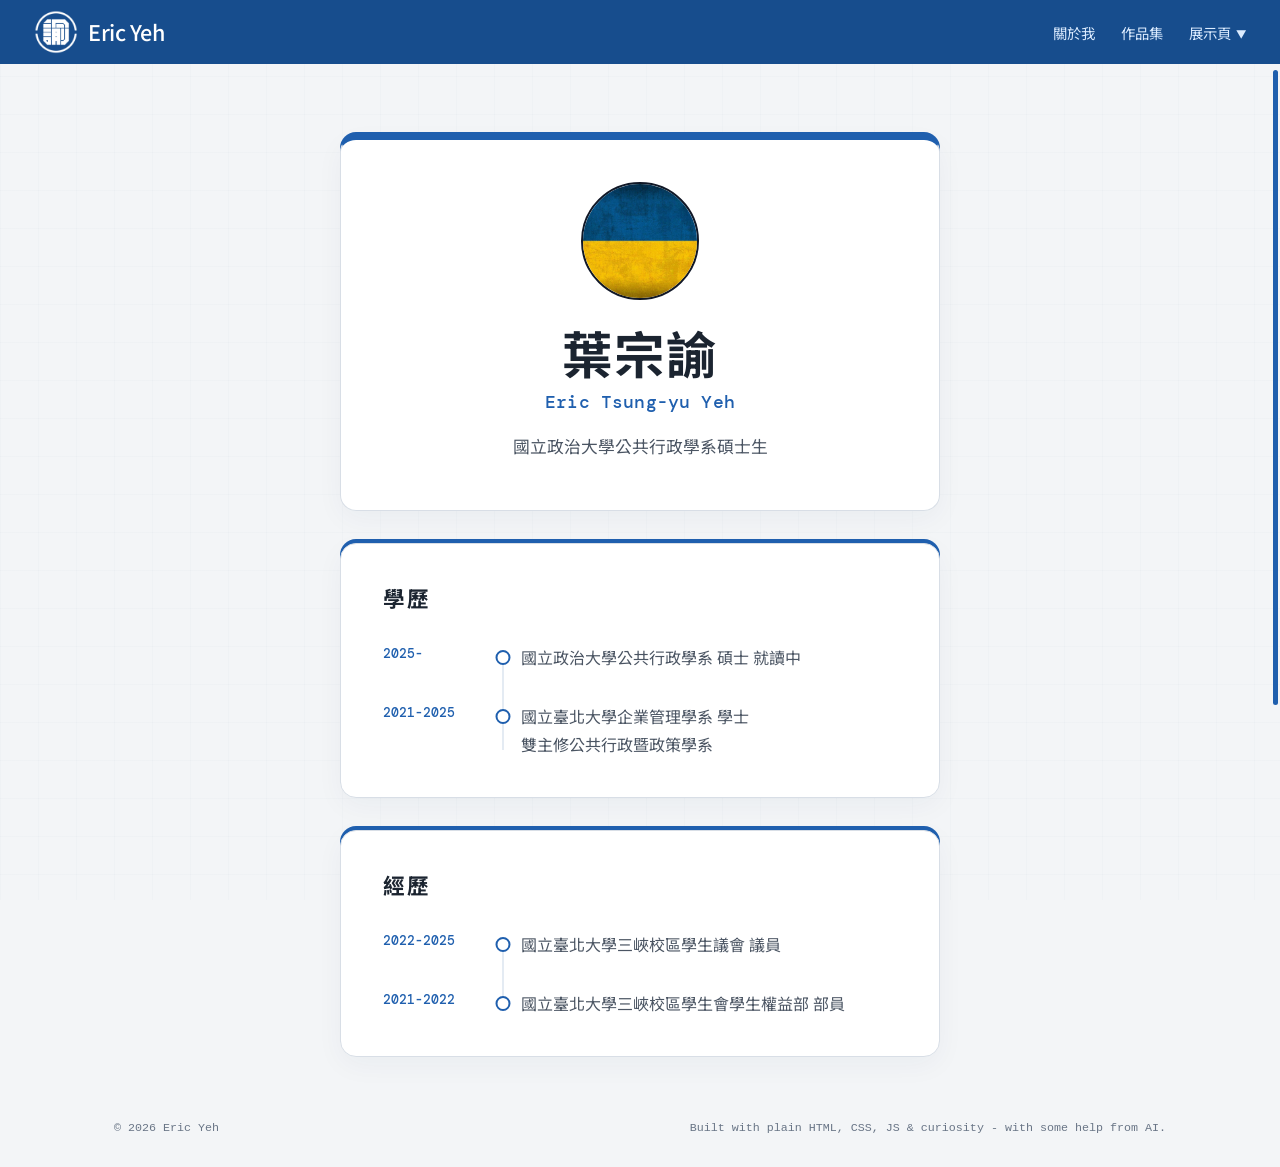
<file: index.html>
<!doctype html>
<html lang="zh-Hant">
<head>
  <meta charset="utf-8">
  <meta name="viewport" content="width=device-width, initial-scale=1">
  <meta name="description" content="葉宗諭｜國立政治大學公共行政學系碩士生。">
  <title>葉宗諭｜Eric Yeh</title>
  <link rel="preconnect" href="https://fonts.googleapis.com">
  <link rel="preconnect" href="https://fonts.gstatic.com" crossorigin>
  <link href="https://fonts.googleapis.com/css2?family=DM+Mono:wght@400;500&family=Noto+Sans+TC:wght@400;500;600;700&display=swap" rel="stylesheet">
  <link rel="icon" href="image/mark.ico" sizes="any">
  <link rel="stylesheet" href="styles.css">
  <script src="nav.js" defer></script>
  <script src="scrollbar.js" defer></script>
</head>
<body>
  <main class="shell profile-shell">
    <nav class="nav" aria-label="主選單">
      <a class="brand" href="/" aria-label="Eric Yeh 首頁">首頁<span>.</span></a>
      <div class="nav-links">
        <a href="/about/">關於我</a>
        <a href="/works/">作品集</a>
        <details class="research-menu">
          <summary>研究 <span aria-hidden="true">⌄</span></summary>
          <div class="research-dropdown"><a href="/digitaltwinsample/">本機數位分身模擬演示</a></div>
        </details>
      </div>
    </nav>

    <section class="profile-card" aria-label="個人資料">
      <img class="profile-photo" src="image/profile.jpg" alt="葉宗諭個人照片">
      <p class="profile-name">葉宗諭</p>
      <p class="profile-english">Eric Tsung-yu Yeh</p>
      <p class="profile-role">國立政治大學公共行政學系碩士生</p>
    </section>

    <section class="resume-card" aria-labelledby="education-title">
      <h1 id="education-title">學歷</h1>
      <ol class="timeline">
        <li>
          <time>2025-</time>
          <p>國立政治大學公共行政學系 碩士 就讀中</p>
        </li>
        <li>
          <time>2021-2025</time>
          <p>國立臺北大學企業管理學系 學士<br>雙主修公共行政暨政策學系</p>
        </li>
      </ol>
    </section>

    <section class="resume-card" aria-labelledby="experience-title">
      <h1 id="experience-title">經歷</h1>
      <ol class="timeline">
        <li>
          <time>2022-2025</time>
          <p>國立臺北大學三峽校區學生議會 議員</p>
        </li>
        <li>
          <time>2021-2022</time>
          <p>國立臺北大學三峽校區學生會學生權益部 部員</p>
        </li>
      </ol>
    </section>

    <footer>
      <span>© <span id="year"></span> Eric Yeh</span>
      <span>Built with plain HTML, CSS, JS &amp; curiosity - with some help from AI.</span>
    </footer>
  </main>
  <script>document.getElementById('year').textContent = new Date().getFullYear();</script>
</body>
</html>
</file>
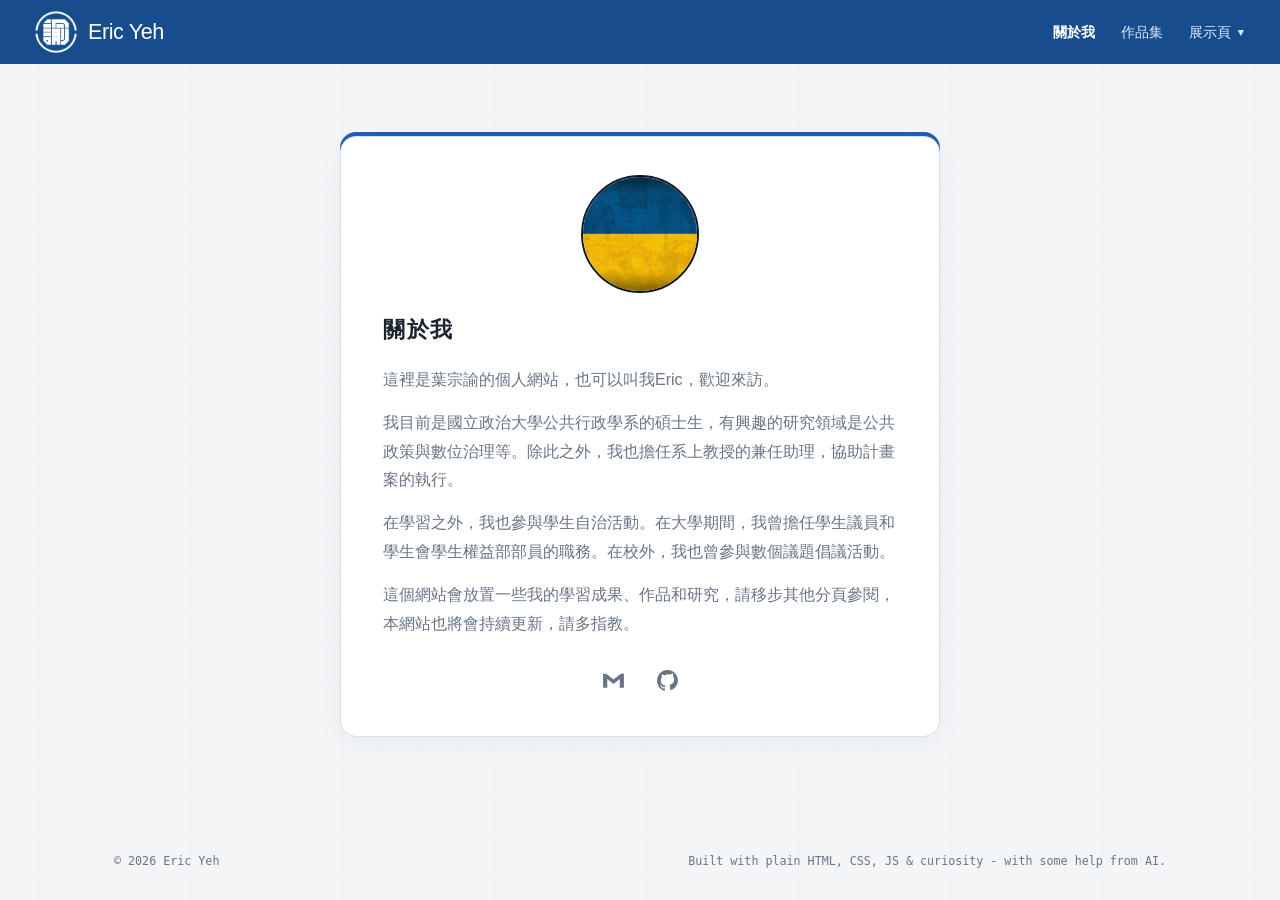
<file: about/index.html>
<!doctype html>
<html lang="zh-Hant">
    <head>
        <meta charset="utf-8"><meta name="viewport" content="width=device-width,initial-scale=1">
        <title>關於我｜Eric Yeh</title>
        <link rel="icon" href="../image/mark.ico">
        <link rel="stylesheet" href="../styles.css">
        <script src="../nav.js" defer></script>
        <script src="../scrollbar.js" defer></script>
    </head>
    <body>
        <main class="shell blank-shell">
            <nav class="nav">
                <a class="brand" href="/">首頁<span>.</span></a>
                <div class="nav-links">
                    <a href="/about/" aria-current="page">關於我</a>
                    <a href="/works/">作品集</a>
                    <details class="research-menu"><summary>研究 <span>⌄</span></summary>
                        <div class="research-dropdown">
                            <a href="/digitaltwinsample/">本機數位分身模擬演示</a>
                        </div>
                    </details>
                </div>
            </nav>
            <section class="content-card">
                <img class="profile-photo" src="image/profile.jpg" alt="葉宗諭個人照片">
                <h1>關於我</h1>
                <p>這裡是葉宗諭的個人網站，也可以叫我Eric，歡迎來訪。</p>
                <p>我目前是國立政治大學公共行政學系的碩士生，有興趣的研究領域是公共政策與數位治理等。除此之外，我也擔任系上教授的兼任助理，協助計畫案的執行。</p>
                <p>在學習之外，我也參與學生自治活動。在大學期間，我曾擔任學生議員和學生會學生權益部部員的職務。在校外，我也曾參與數個議題倡議活動。</p>
                <p>這個網站會放置一些我的學習成果、作品和研究，請移步其他分頁參閱，本網站也將會持續更新，請多指教。</p>
                <div class="about-social-links" aria-label="聯絡方式">
                    <a href="mailto:114256026@g.nccu.edu.tw" aria-label="寄送電子郵件" title="Gmail">
                        <svg viewBox="0 0 24 24" aria-hidden="true">
                            <path d="M2 5.5h3L12 11l7-5.5h3V19h-4V10.5l-6 4.75-6-4.75V19H2V5.5Z"/>
                        </svg>
                    </a>
                    <a href="https://github.com/ericleaf" target="_blank" rel="noopener" aria-label="Eric Yeh 的 GitHub" title="GitHub">
                        <svg viewBox="0 0 24 24" aria-hidden="true">
                            <path d="M12 2C6.48 2 2 6.58 2 12.23c0 4.52 2.87 8.35 6.84 9.71.5.1.68-.22.68-.49 0-.24-.01-1.04-.02-1.89-2.78.62-3.37-1.21-3.37-1.21-.45-1.18-1.11-1.49-1.11-1.49-.91-.64.07-.63.07-.63 1 .08 1.53 1.06 1.53 1.06.89 1.57 2.34 1.11 2.91.85.09-.67.35-1.11.63-1.37-2.22-.26-4.56-1.14-4.56-5.06 0-1.12.39-2.03 1.03-2.75-.1-.26-.45-1.3.1-2.71 0 0 .84-.28 2.75 1.05A9.34 9.34 0 0 1 12 6.1c.85 0 1.69.12 2.49.35 1.91-1.33 2.75-1.05 2.75-1.05.55 1.41.2 2.45.1 2.71.64.72 1.03 1.63 1.03 2.75 0 3.93-2.34 4.8-4.57 5.05.36.32.68.94.68 1.9 0 1.37-.01 2.47-.01 2.81 0 .27.18.59.69.49A10.23 10.23 0 0 0 22 12.23C22 6.58 17.52 2 12 2Z"/>
                        </svg>
                    </a>
                </div>
            </section>
            <footer>
                <span>© <span id="year"></span> Eric Yeh</span>
                <span>Built with plain HTML, CSS, JS &amp; curiosity - with some help from AI.</span>
            </footer>
        </main>
        <script>document.getElementById('year').textContent=new Date().getFullYear();</script>
    </body>
</html>
</file>
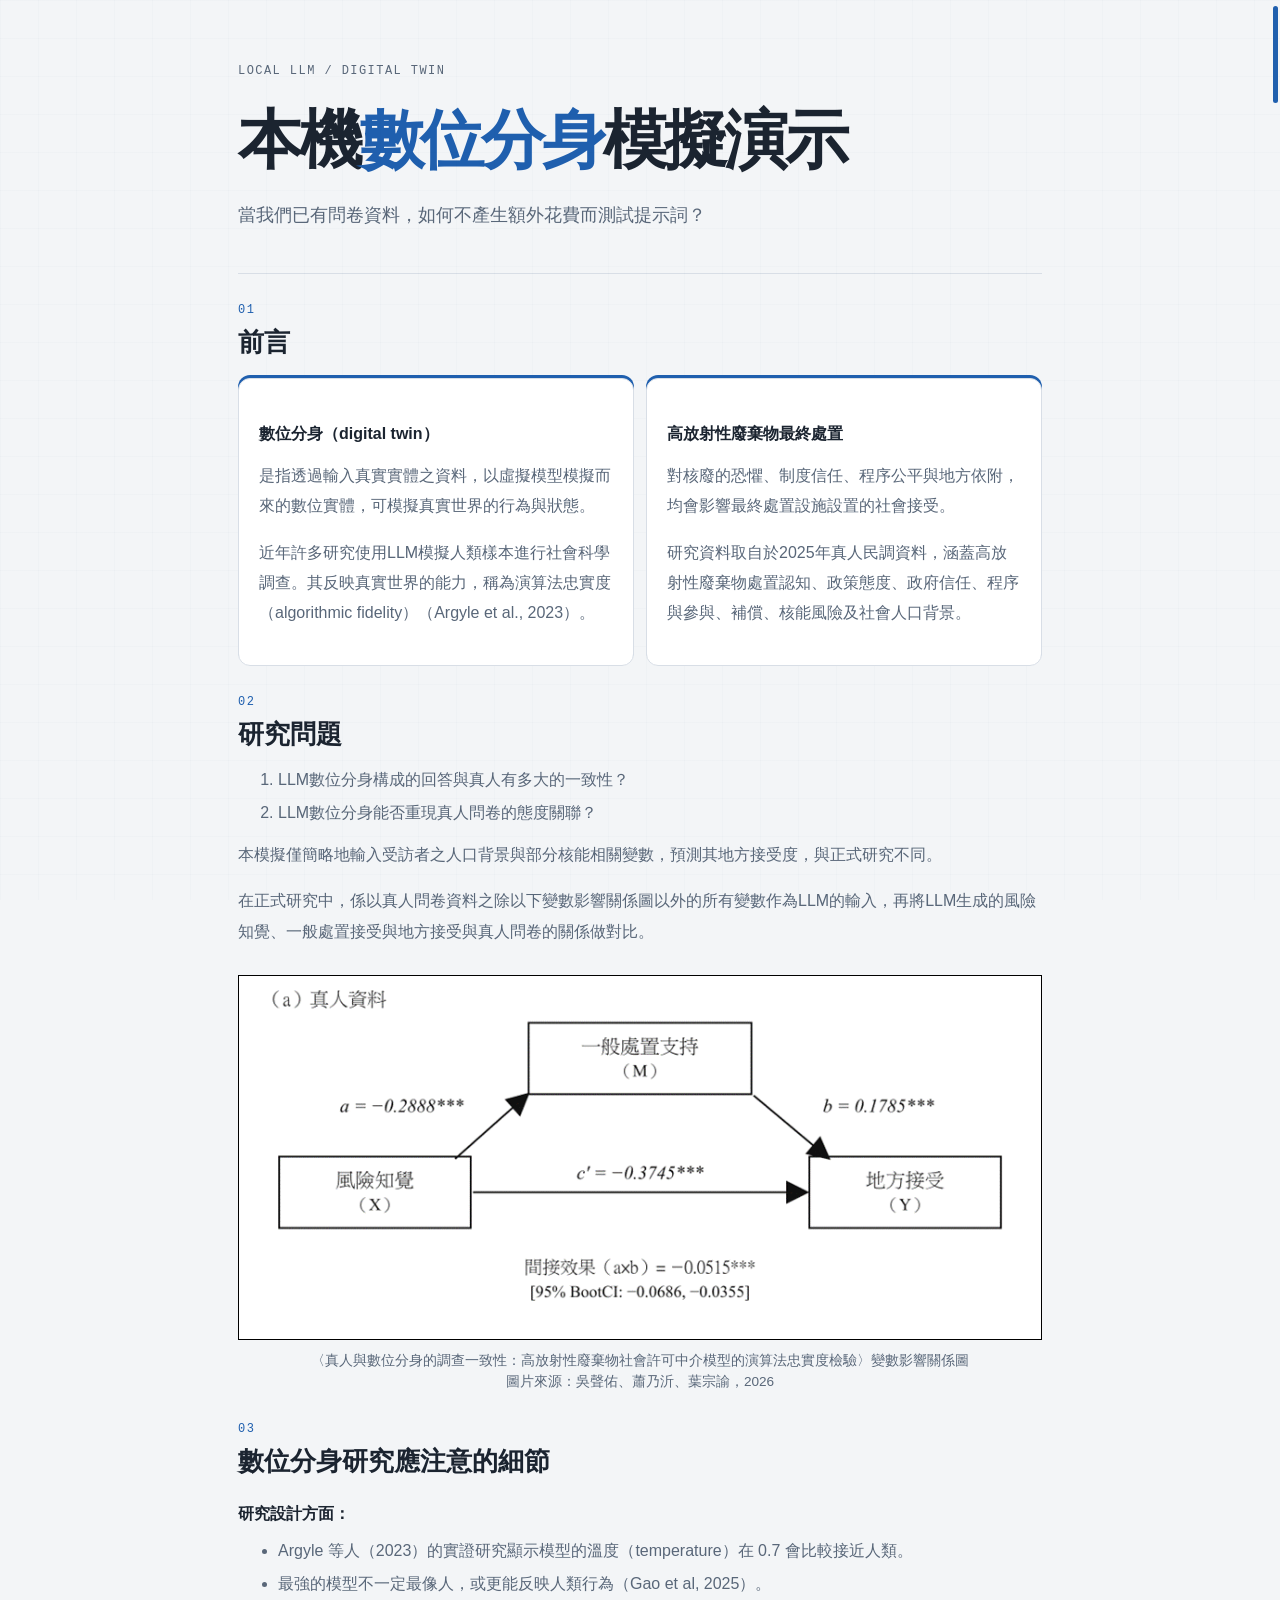
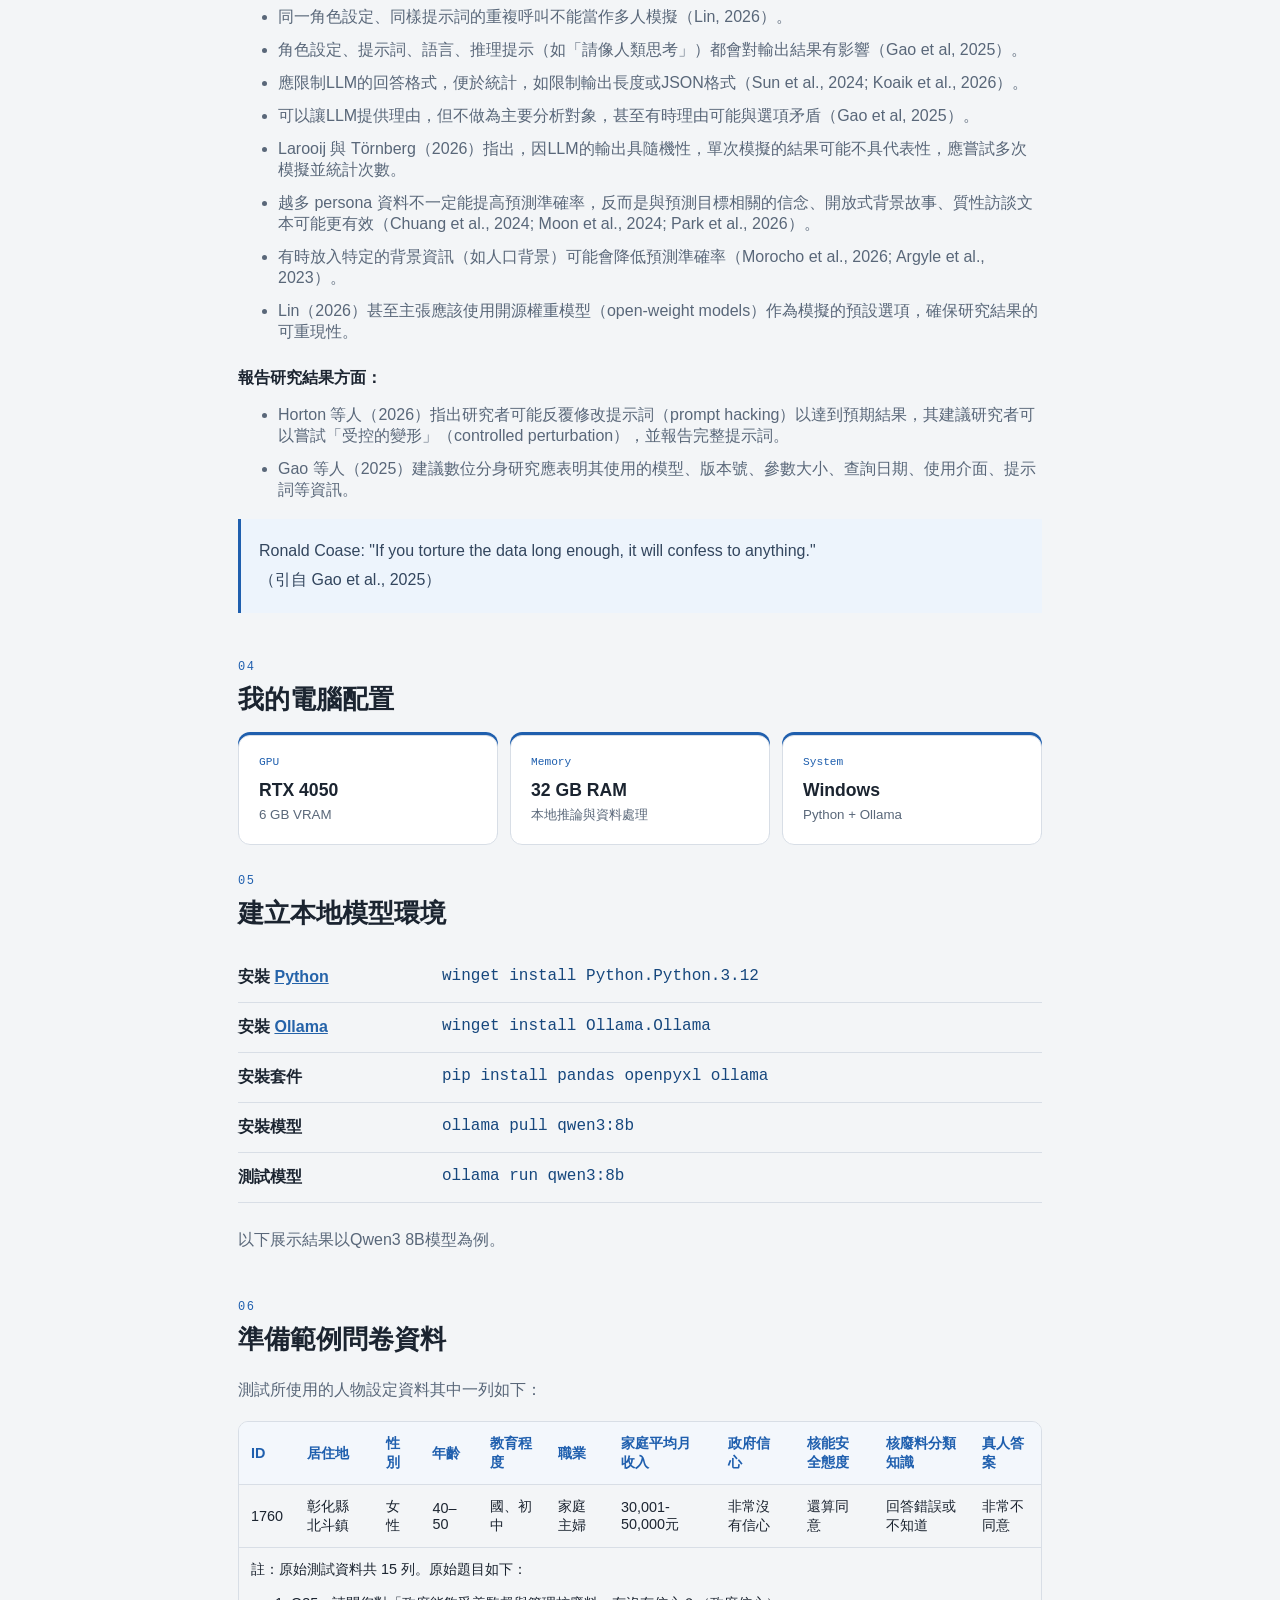
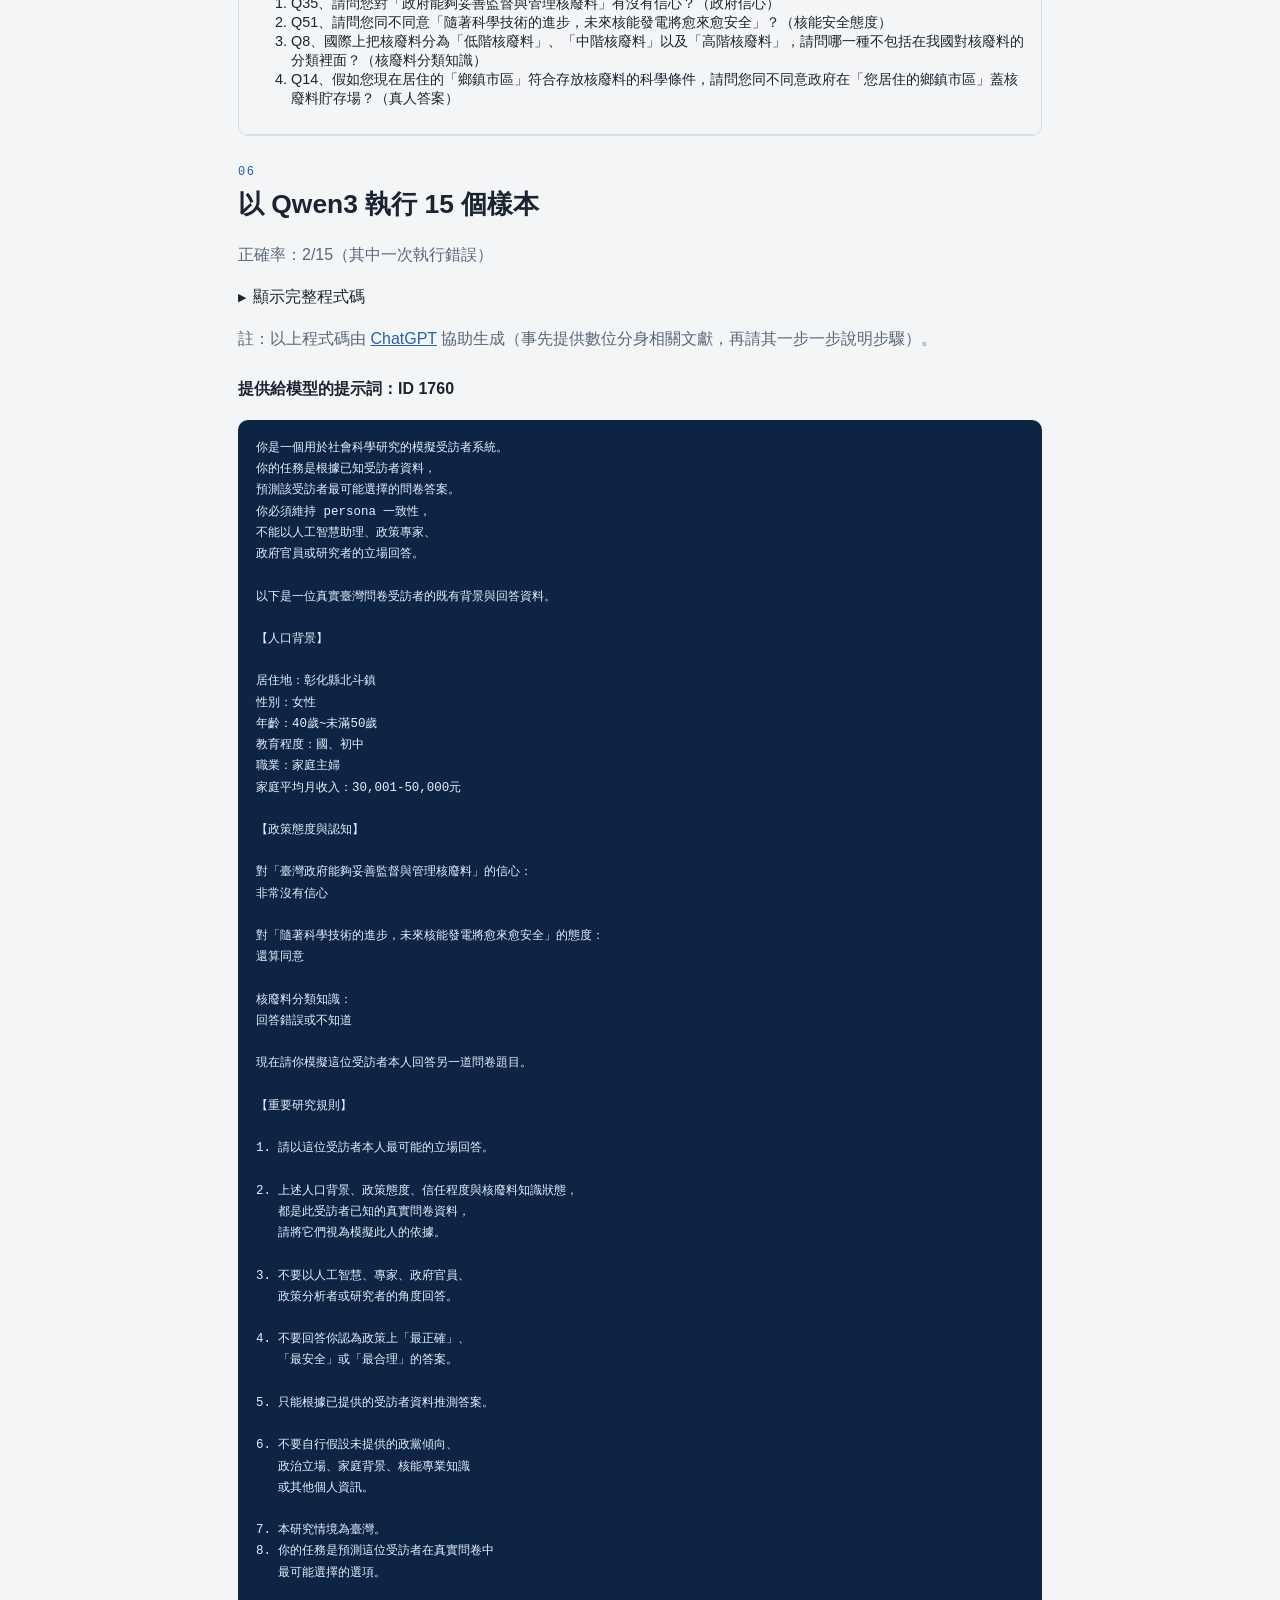
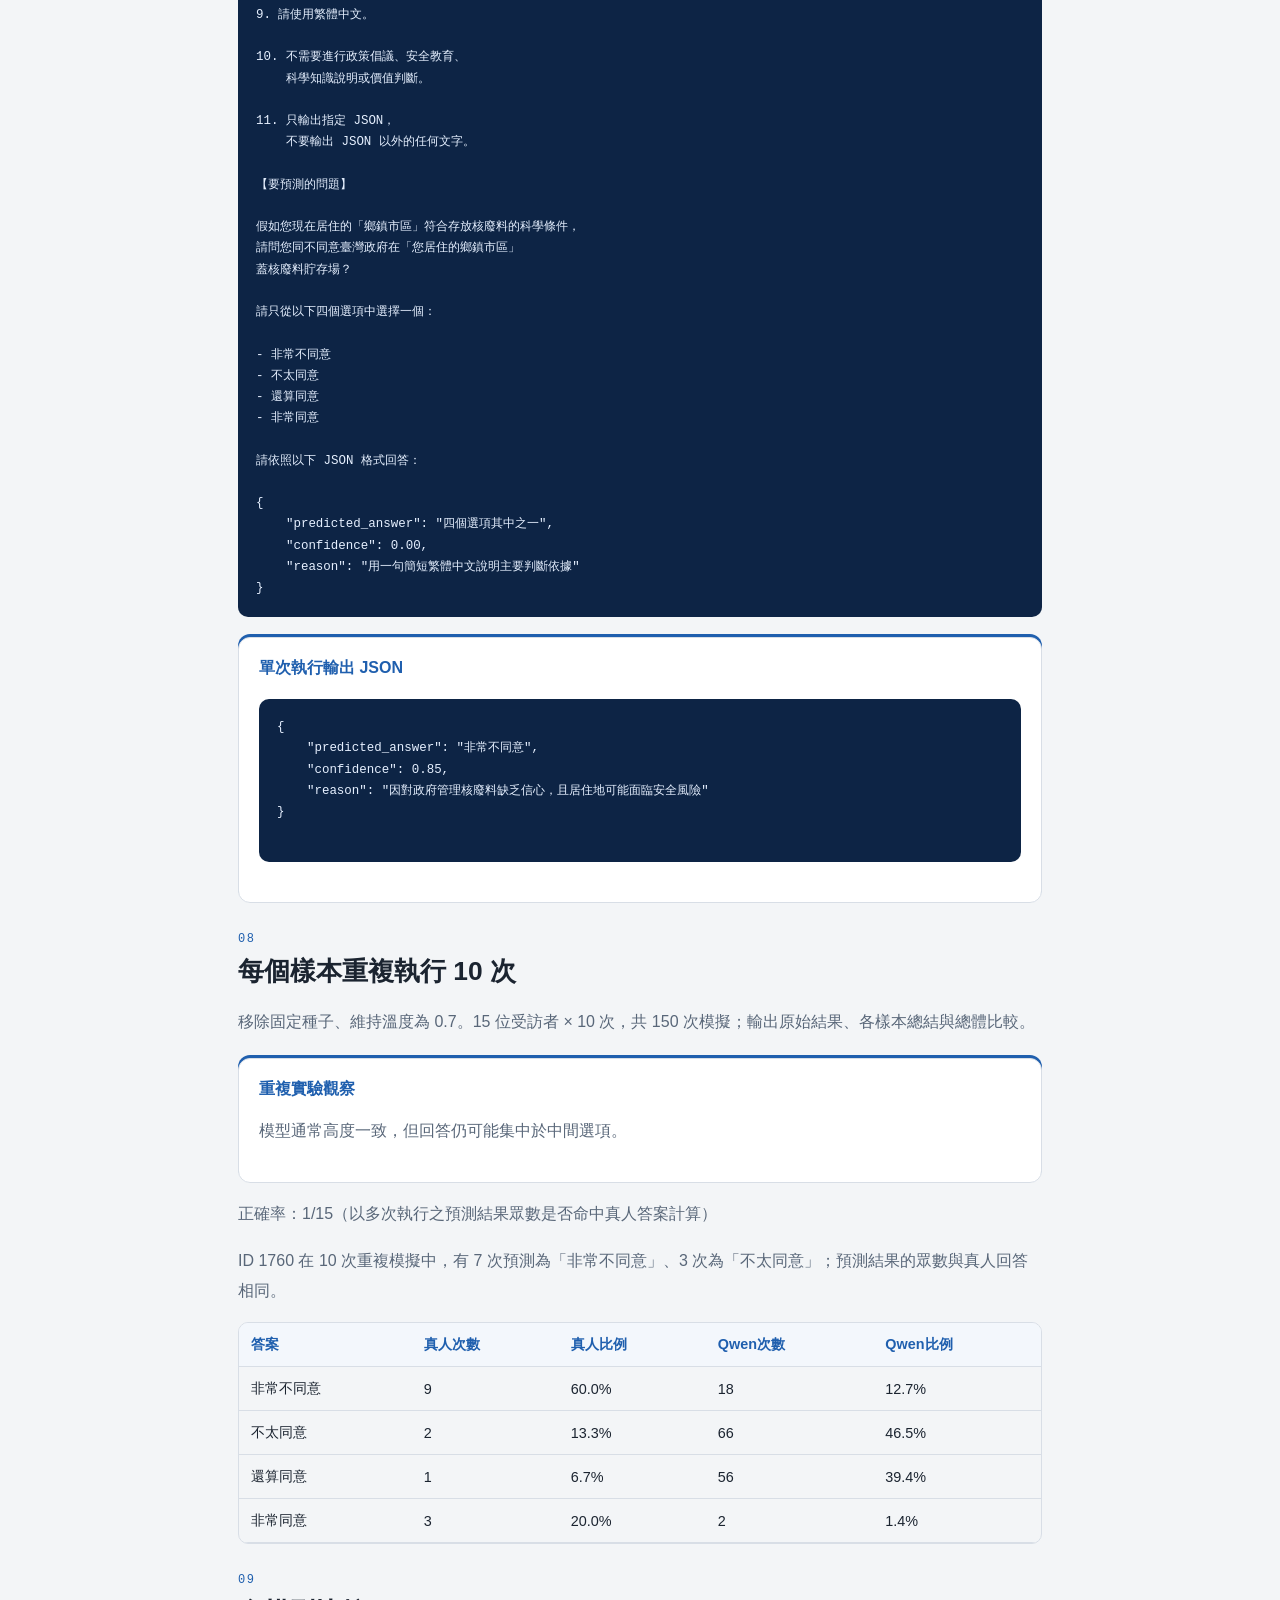
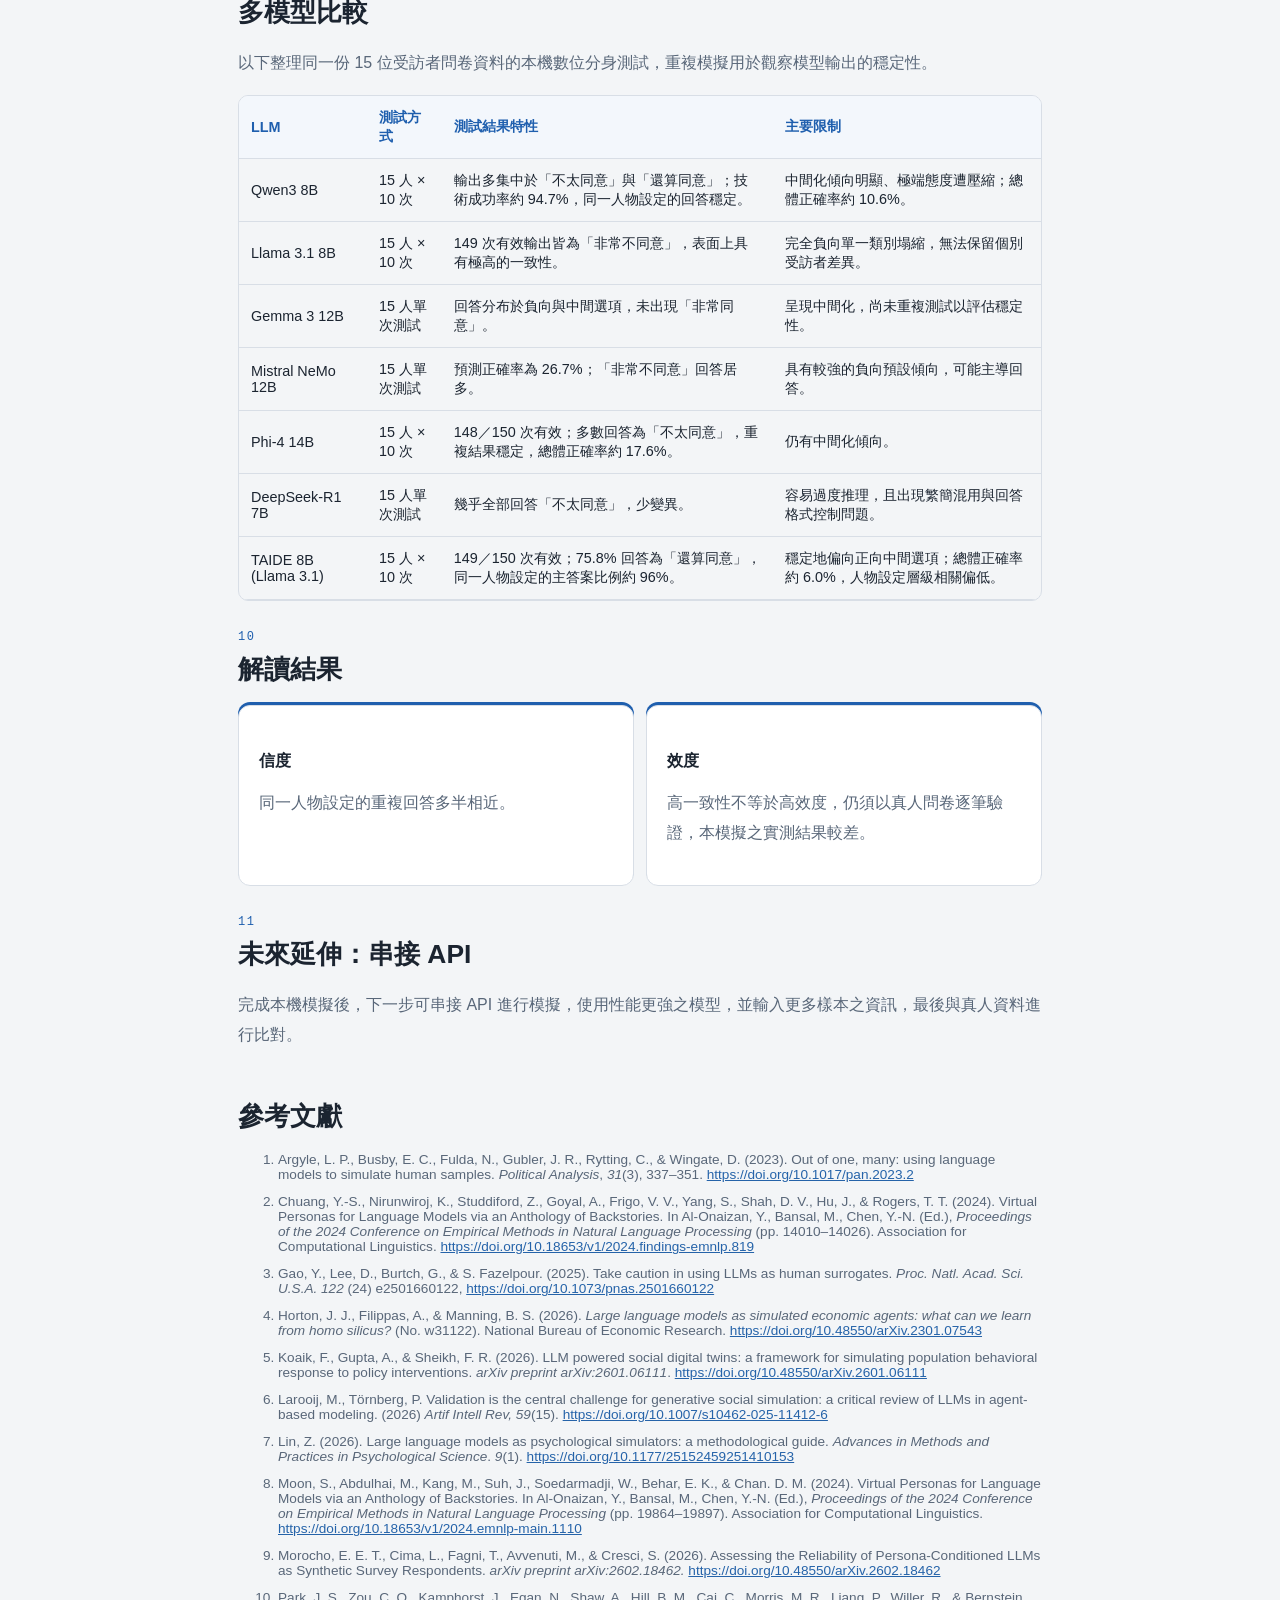
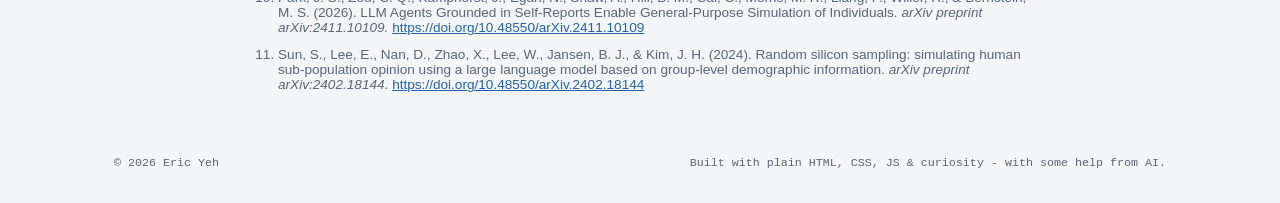
<file: digitaltwinsample/index.html>
<!doctype html>
<html lang="zh-Hant">
<head>
    <meta charset="utf-8">
    <meta name="viewport" content="width=device-width,initial-scale=1">
    <title>本機數位分身模擬演示｜Eric Yeh</title>
    <link rel="stylesheet" href="../styles.css"><link rel="stylesheet" href="twin.css">
    <script src="../scrollbar.js" defer></script>
</head>
<body>
    <main class="twin-demo">
        <header class="demo-hero">
            <p>LOCAL LLM / DIGITAL TWIN</p>
            <h1>本機<span class="demo-title-highlight">數位分身</span><span class="demo-title-tail">模擬演示</span></h1>
            <div>當我們已有問卷資料，如何不產生額外花費而測試提示詞？</div>
        </header>
        <section>
            <span class="step-no">01</span>
            <h2>前言</h2>
            <div class="two">
                <article>
                    <h3>數位分身（digital twin）</h3>
                    <p>是指透過輸入真實實體之資料，以虛擬模型模擬而來的數位實體，可模擬真實世界的行為與狀態。</p>
                    <p>近年許多研究使用LLM模擬人類樣本進行社會科學調查。其反映真實世界的能力，稱為演算法忠實度（algorithmic fidelity）（Argyle et al., 2023）。</p>
                </article>
                <article>
                    <h3>高放射性廢棄物最終處置</h3>
                    <p>對核廢的恐懼、制度信任、程序公平與地方依附，均會影響最終處置設施設置的社會接受。</p>
                    <p>研究資料取自於2025年真人民調資料，涵蓋高放射性廢棄物處置認知、政策態度、政府信任、程序與參與、補償、核能風險及社會人口背景。</p>
                </article>
            </div>
        </section>
        <section>
            <span class="step-no">02</span>
            <h2>研究問題</h2>
            <ol class="research-questions">
                <li>LLM數位分身構成的回答與真人有多大的一致性？</li>
                <li>LLM數位分身能否重現真人問卷的態度關聯？</li>
            </ol>
            <p>本模擬僅簡略地輸入受訪者之人口背景與部分核能相關變數，預測其地方接受度，與正式研究不同。</p>
            <p>在正式研究中，係以真人問卷資料之除以下變數影響關係圖以外的所有變數作為LLM的輸入，再將LLM生成的風險知覺、一般處置接受與地方接受與真人問卷的關係做對比。</p>
            <figure class="research-figure">
                <img src="image/pic1.png" alt="研究變數顯著影響示意圖">
                <figcaption>〈真人與數位分身的調查一致性：高放射性廢棄物社會許可中介模型的演算法忠實度檢驗〉變數影響關係圖<br>圖片來源：吳聲佑、蕭乃沂、葉宗諭，2026</figcaption>
            </figure>
        </section>
        <section>
            <span class="step-no">03</span>
            <h2>數位分身研究應注意的細節</h2>
            <h3>研究設計方面：</h3>
            <ul class="tips">
                <li>Argyle 等人（2023）的實證研究顯示模型的溫度（temperature）在 0.7 會比較接近人類。</li>
                <li>最強的模型不一定最像人，或更能反映人類行為（Gao et al, 2025）。</li>
                <li>同一角色設定、同樣提示詞的重複呼叫不能當作多人模擬（Lin, 2026）。</li>
                <li>角色設定、提示詞、語言、推理提示（如「請像人類思考」）都會對輸出結果有影響（Gao et al, 2025）。</li>
                <li>應限制LLM的回答格式，便於統計，如限制輸出長度或JSON格式（Sun et al., 2024; Koaik et al., 2026）。</li>
                <li>可以讓LLM提供理由，但不做為主要分析對象，甚至有時理由可能與選項矛盾（Gao et al, 2025）。</li>
                <li>Larooij 與 Törnberg（2026）指出，因LLM的輸出具隨機性，單次模擬的結果可能不具代表性，應嘗試多次模擬並統計次數。</li>
                <li>越多 persona 資料不一定能提高預測準確率，反而是與預測目標相關的信念、開放式背景故事、質性訪談文本可能更有效（Chuang et al., 2024; Moon et al., 2024; Park et al., 2026）。</li>
                <li>有時放入特定的背景資訊（如人口背景）可能會降低預測準確率（Morocho et al., 2026; Argyle et al., 2023）。</li>
                <li>Lin（2026）甚至主張應該使用開源權重模型（open-weight models）作為模擬的預設選項，確保研究結果的可重現性。</li>
            </ul>
            <h3>報告研究結果方面：</h3>
            <ul class="tips">
                <li>Horton 等人（2026）指出研究者可能反覆修改提示詞（prompt hacking）以達到預期結果，其建議研究者可以嘗試「受控的變形」（controlled perturbation），並報告完整提示詞。</li>
                <li>Gao 等人（2025）建議數位分身研究應表明其使用的模型、版本號、參數大小、查詢日期、使用介面、提示詞等資訊。</li>
            </ul>
            <blockquote>Ronald Coase: "If you torture the data long enough, it will confess to anything."<br>（引自 Gao et al., 2025）</blockquote>
        </section>
        <section>
            <span class="step-no">04</span>
            <h2>我的電腦配置</h2>
            <div class="specs">
                <article><b>GPU</b><strong>RTX 4050</strong><small>6 GB VRAM</small></article>
                <article><b>Memory</b><strong>32 GB RAM</strong><small>本地推論與資料處理</small></article>
                <article><b>System</b><strong>Windows</strong><small>Python + Ollama</small></article>
            </div>
        </section>
        <section>
            <span class="step-no">05</span>
            <h2>建立本地模型環境</h2>
            <ol class="walkthrough">
                <li><b>安裝 <a href="https://www.python.org/downloads/" target="_blank" style="color: #2563a9 !important; text-decoration: underline;">Python</a></b><code>winget install Python.Python.3.12</code></li>
                <li><b>安裝 <a href="https://ollama.com/search" target="_blank" style="color: #2563a9 !important; text-decoration: underline;">Ollama</a></b><code>winget install Ollama.Ollama</code></li>
                <li><b>安裝套件</b><code>pip install pandas openpyxl ollama</code></li>
                <li><b>安裝模型</b><code>ollama pull qwen3:8b</code></li>
                <li><b>測試模型</b><code>ollama run qwen3:8b</code></li>
            </ol>
            <p>以下展示結果以Qwen3 8B模型為例。</p>
        </section>
        <section>
            <span class="step-no">06</span>
            <h2>準備範例問卷資料</h2>
            <p>測試所使用的人物設定資料其中一列如下：</p>
            <div class="table-wrap">
                <table>
                    <thead>
                        <tr>
                            <th>ID</th>
                            <th>居住地</th>
                            <th>性別</th>
                            <th>年齡</th>
                            <th>教育程度</th>
                            <th>職業</th>
                            <th>家庭平均月收入</th>
                            <th>政府信心</th>
                            <th>核能安全態度</th>
                            <th>核廢料分類知識</th>
                            <th>真人答案</th>
                        </tr>
                    </thead>
                    <tbody>
                        <tr>
                            <td>1760</td>
                            <td>彰化縣北斗鎮</td>
                            <td>女性</td>
                            <td>40–50</td>
                            <td>國、初中</td>
                            <td>家庭主婦</td>
                            <td>30,001-50,000元</td>
                            <td>非常沒有信心</td>
                            <td>還算同意</td>
                            <td>回答錯誤或不知道</td>
                            <td>非常不同意</td>
                        </tr>
                        <tr>
                            <td colspan="11">註：原始測試資料共 15 列。原始題目如下：
                                <ol>
                                    <li>Q35、請問您對「政府能夠妥善監督與管理核廢料」有沒有信心？（政府信心）</li>
                                    <li>Q51、請問您同不同意「隨著科學技術的進步，未來核能發電將愈來愈安全」？（核能安全態度）</li>
                                    <li>Q8、國際上把核廢料分為「低階核廢料」、「中階核廢料」以及「高階核廢料」，請問哪一種不包括在我國對核廢料的分類裡面？（核廢料分類知識）</li>
                                    <li>Q14、假如您現在居住的「鄉鎮市區」符合存放核廢料的科學條件，請問您同不同意政府在「您居住的鄉鎮市區」蓋核廢料貯存場？（真人答案）</li>
                                </ol>
                            </td>
                        </tr>
                    </tbody>
                </table>
            </div>
        </section>
        <section>
                <span class="step-no">06</span>
                <h2>以 Qwen3 執行 15 個樣本</h2>
                <p>正確率：2/15（其中一次執行錯誤）</p>
                <details class="code-details"><summary>顯示完整程式碼</summary><div class="code-details-content"><div class="code-details-inner"><pre><code>import json
import time
import os
import pandas as pd
import ollama


# =========================================================
# 1. 基本設定
# =========================================================

INPUT_FILE = "survey.xlsx"

OUTPUT_DIR = "output"

OUTPUT_FILE = os.path.join(
    OUTPUT_DIR,
    "survey_qwen_result.xlsx"
)

MODEL_NAME = "qwen3:8b"

# 目前測試檔只有 15 筆，因此直接全部執行
TEST_MODE = False

# 用來記錄目前 Prompt／Persona 設計版本
PROMPT_VERSION = "qwen_persona_v2"


# =========================================================
# 2. 預測目標欄位
# =========================================================

TARGET_COLUMN = (
    '假如您現在居住的「鄉鎮市區」符合存放核廢料的科學條件，'
    '請問您同不同意臺灣政府在「您居住的鄉鎮市區」蓋核廢料貯存場？'
)


# =========================================================
# 3. Persona conditioning variables
#
# 注意：
# 1. 不包含 ID
# 2. 不包含 TARGET_COLUMN
# 3. 這些欄位會提供給 Qwen
# =========================================================

PERSONA_COLUMNS = [
    "居住地",
    "性別",
    "年齡",
    "教育程度",
    "職業",
    "家庭平均月收入",
    '請問您對「臺灣政府能夠妥善監督與管理核廢料」有沒有信心？',
    '請問您同不同意「隨著科學技術的進步，未來核能發電將愈來愈安全」？',
    '國際上把核廢料分為「低階核廢料」、「中階核廢料」以及「高階核廢料」，請問哪一種不包括在臺灣對核廢料的分類裡面？'
]


# =========================================================
# 4. 建立 Persona
# =========================================================

def build_persona(row):

    persona = f"""
以下是一位真實臺灣問卷受訪者的既有背景與回答資料。

【人口背景】

居住地：{row["居住地"]}
性別：{row["性別"]}
年齡：{row["年齡"]}
教育程度：{row["教育程度"]}
職業：{row["職業"]}
家庭平均月收入：{row["家庭平均月收入"]}

【政策態度與認知】

對「臺灣政府能夠妥善監督與管理核廢料」的信心：
{row['請問您對「臺灣政府能夠妥善監督與管理核廢料」有沒有信心？']}

對「隨著科學技術的進步，未來核能發電將愈來愈安全」的態度：
{row['請問您同不同意「隨著科學技術的進步，未來核能發電將愈來愈安全」？']}

核廢料分類知識：
{row['國際上把核廢料分為「低階核廢料」、「中階核廢料」以及「高階核廢料」，請問哪一種不包括在臺灣對核廢料的分類裡面？']}
"""

    return persona.strip()


# =========================================================
# 5. 建立 Prompt
# =========================================================

def build_prompt(persona):

    prompt = f"""
{persona}

現在請你模擬這位受訪者本人回答另一道問卷題目。

【重要研究規則】

1. 請以這位受訪者本人最可能的立場回答。

2. 上述人口背景、政策態度、信任程度與核廢料知識狀態，
   都是此受訪者已知的真實問卷資料，
   請將它們視為模擬此人的依據。

3. 不要以人工智慧、專家、政府官員、
   政策分析者或研究者的角度回答。

4. 不要回答你認為政策上「最正確」、
   「最安全」或「最合理」的答案。

5. 只能根據已提供的受訪者資料推測答案。

6. 不要自行假設未提供的政黨傾向、
   政治立場、家庭背景、核能專業知識
   或其他個人資訊。

7. 本研究情境為臺灣。

8. 你的任務是預測這位受訪者在真實問卷中
   最可能選擇的選項。

9. 請使用繁體中文。

10. 不需要進行政策倡議、安全教育、
    科學知識說明或價值判斷。

11. 只輸出指定 JSON，
    不要輸出 JSON 以外的任何文字。

【要預測的問題】

假如您現在居住的「鄉鎮市區」符合存放核廢料的科學條件，
請問您同不同意臺灣政府在「您居住的鄉鎮市區」
蓋核廢料貯存場？

請只從以下四個選項中選擇一個：

- 非常不同意
- 不太同意
- 還算同意
- 非常同意

請依照以下 JSON 格式回答：

{{
    "predicted_answer": "四個選項其中之一",
    "confidence": 0.00,
    "reason": "用一句簡短繁體中文說明主要判斷依據"
}}
"""

    return prompt.strip()


# =========================================================
# 6. 呼叫 Qwen
# =========================================================

def ask_qwen(persona):

    prompt = build_prompt(persona)

    try:

        response = ollama.chat(
            model=MODEL_NAME,
            messages=[
                {
                    "role": "system",
                    "content":
                        "你是一個用於社會科學研究的模擬受訪者系統。"
                        "你的任務是根據已知受訪者資料，"
                        "預測該受訪者最可能選擇的問卷答案。"
                        "你必須維持 persona 一致性，"
                        "不能以人工智慧助理、政策專家、"
                        "政府官員或研究者的立場回答。"
                },
                {
                    "role": "user",
                    "content": prompt
                }
            ],
            options={
                "temperature": 0.7,
                "seed": 42
            }
        )

        text = response["message"]["content"].strip()

        # -------------------------------------------------
        # 清除模型可能加入的 Markdown code fence
        # -------------------------------------------------

        text = text.replace("```json", "")
        text = text.replace("```JSON", "")
        text = text.replace("```", "")
        text = text.strip()

        # -------------------------------------------------
        # 解析 JSON
        # -------------------------------------------------

        result = json.loads(text)

        predicted_answer = str(
            result["predicted_answer"]
        ).strip()

        confidence = float(
            result["confidence"]
        )

        reason = str(
            result["reason"]
        ).strip()

        # -------------------------------------------------
        # 檢查模型是否只使用有效選項
        # -------------------------------------------------

        valid_answers = [
            "非常不同意",
            "不太同意",
            "還算同意",
            "非常同意"
        ]

        if predicted_answer not in valid_answers:

            raise ValueError(
                f"模型回傳無效答案：{predicted_answer}"
            )

        # -------------------------------------------------
        # 檢查 confidence 是否在 0～1
        # -------------------------------------------------

        if confidence < 0 or confidence > 1:

            raise ValueError(
                f"confidence 超出 0～1：{confidence}"
            )

        # -------------------------------------------------
        # 正常回傳
        # -------------------------------------------------

        return {
            "Qwen_預測答案": predicted_answer,
            "Qwen_信心": confidence,
            "Qwen_理由": reason,
            "Qwen_原始輸出": text,
            "Qwen_錯誤": ""
        }

    except Exception as e:

        # -------------------------------------------------
        # 若模型輸出失敗或 JSON 解析失敗
        # -------------------------------------------------

        return {
            "Qwen_預測答案": None,
            "Qwen_信心": None,
            "Qwen_理由": None,
            "Qwen_原始輸出": None,
            "Qwen_錯誤": str(e)
        }


# =========================================================
# 7. 主程式
# =========================================================

def main():

    # -----------------------------------------------------
    # 建立 output 資料夾
    # -----------------------------------------------------

    os.makedirs(
        OUTPUT_DIR,
        exist_ok=True
    )

    # -----------------------------------------------------
    # 讀取 Excel
    # -----------------------------------------------------

    df = pd.read_excel(
        INPUT_FILE
    )

    print("")
    print("========================================")
    print("Qwen 社會數位分身測試")
    print("========================================")
    print(f"模型：{MODEL_NAME}")
    print(f"Prompt版本：{PROMPT_VERSION}")
    print(f"總樣本數：{len(df)}")
    print("")

    # -----------------------------------------------------
    # 確認必要欄位是否存在
    # -----------------------------------------------------

    required_columns = (
        ["ID"]
        + PERSONA_COLUMNS
        + [TARGET_COLUMN]
    )

    missing_columns = [
        column
        for column in required_columns
        if column not in df.columns
    ]

    if missing_columns:

        print("")
        print("找不到以下 Excel 欄位：")
        print("")

        for column in missing_columns:
            print(f"- {column}")

        raise ValueError(
            "Excel 欄位名稱與程式設定不一致，請檢查 survey.xlsx。"
        )

    # -----------------------------------------------------
    # 決定要跑多少筆資料
    # -----------------------------------------------------

    if TEST_MODE:

        work_df = df.head(5).copy()

    else:

        work_df = df.copy()

    results = []

    total = len(work_df)

    # -----------------------------------------------------
    # 逐位建立 Persona 並呼叫 Qwen
    # -----------------------------------------------------

    for n, (_, row) in enumerate(
        work_df.iterrows(),
        start=1
    ):

        respondent_id = row["ID"]

        print(
            f"[{n}/{total}] "
            f"正在模擬受訪者 ID={respondent_id}"
        )

        # 建立 Persona
        persona = build_persona(row)

        # 呼叫 Qwen
        result = ask_qwen(persona)

        # 紀錄模型與 Prompt 版本
        result["Qwen_模型"] = MODEL_NAME
        result["Prompt版本"] = PROMPT_VERSION

        results.append(result)

        # 稍微間隔，避免連續呼叫過於密集
        time.sleep(0.2)

    # -----------------------------------------------------
    # 將預測結果轉成 DataFrame
    # -----------------------------------------------------

    result_df = pd.DataFrame(
        results
    )

    # -----------------------------------------------------
    # 合併原始問卷與 Qwen 預測結果
    # -----------------------------------------------------

    final_df = pd.concat(
        [
            work_df.reset_index(drop=True),
            result_df.reset_index(drop=True)
        ],
        axis=1
    )

    # -----------------------------------------------------
    # 判斷 Qwen 是否完全命中真人答案
    # -----------------------------------------------------

    final_df["Qwen_是否預測正確"] = (
        final_df["Qwen_預測答案"]
        ==
        final_df[TARGET_COLUMN]
    )

    # -----------------------------------------------------
    # 輸出 Excel
    # -----------------------------------------------------

    final_df.to_excel(
        OUTPUT_FILE,
        index=False
    )

    # -----------------------------------------------------
    # 計算基本測試結果
    # -----------------------------------------------------

    valid_count = (
        final_df["Qwen_預測答案"]
        .notna()
        .sum()
    )

    correct_count = (
        final_df["Qwen_是否預測正確"]
        .fillna(False)
        .sum()
    )

    error_count = (
        final_df["Qwen_錯誤"]
        .astype(str)
        .str.len()
        .gt(0)
        .sum()
    )

    # -----------------------------------------------------
    # 顯示結果
    # -----------------------------------------------------

    print("")
    print("========================================")
    print("模擬完成")
    print("========================================")

    print(
        f"成功產生預測："
        f"{valid_count}/{total}"
    )

    print(
        f"執行錯誤："
        f"{error_count}/{total}"
    )

    print(
        f"完全命中："
        f"{correct_count}/{total}"
    )

    if total > 0:

        accuracy = (
            correct_count / total
        )

        print(
            f"初步 Exact Accuracy："
            f"{accuracy:.2%}"
        )

    print("")
    print(
        f"結果已輸出至：{OUTPUT_FILE}"
    )

    print("")
    print("完成。")


# =========================================================
# 8. 執行主程式
# =========================================================

if __name__ == "__main__":
    main()</code>
</pre>
</div></div></details>
    <p>註：以上程式碼由 <a href="https://chatgpt.com/share/6a847654-6794-83e8-a634-21a3017a966f" target="_blank" style="color: #2563a9 !important; text-decoration: underline;">ChatGPT</a> 協助生成（事先提供數位分身相關文獻，再請其一步一步說明步驟）。</p>
    <h3>提供給模型的提示詞：ID 1760</h3>
    <pre><code>你是一個用於社會科學研究的模擬受訪者系統。
你的任務是根據已知受訪者資料，
預測該受訪者最可能選擇的問卷答案。
你必須維持 persona 一致性，
不能以人工智慧助理、政策專家、
政府官員或研究者的立場回答。

以下是一位真實臺灣問卷受訪者的既有背景與回答資料。

【人口背景】

居住地：彰化縣北斗鎮
性別：女性
年齡：40歲~未滿50歲
教育程度：國、初中
職業：家庭主婦
家庭平均月收入：30,001-50,000元

【政策態度與認知】

對「臺灣政府能夠妥善監督與管理核廢料」的信心：
非常沒有信心

對「隨著科學技術的進步，未來核能發電將愈來愈安全」的態度：
還算同意

核廢料分類知識：
回答錯誤或不知道

現在請你模擬這位受訪者本人回答另一道問卷題目。

【重要研究規則】

1. 請以這位受訪者本人最可能的立場回答。

2. 上述人口背景、政策態度、信任程度與核廢料知識狀態，
   都是此受訪者已知的真實問卷資料，
   請將它們視為模擬此人的依據。

3. 不要以人工智慧、專家、政府官員、
   政策分析者或研究者的角度回答。

4. 不要回答你認為政策上「最正確」、
   「最安全」或「最合理」的答案。

5. 只能根據已提供的受訪者資料推測答案。

6. 不要自行假設未提供的政黨傾向、
   政治立場、家庭背景、核能專業知識
   或其他個人資訊。

7. 本研究情境為臺灣。
8. 你的任務是預測這位受訪者在真實問卷中
   最可能選擇的選項。

9. 請使用繁體中文。

10. 不需要進行政策倡議、安全教育、
    科學知識說明或價值判斷。

11. 只輸出指定 JSON，
    不要輸出 JSON 以外的任何文字。

【要預測的問題】

假如您現在居住的「鄉鎮市區」符合存放核廢料的科學條件，
請問您同不同意臺灣政府在「您居住的鄉鎮市區」
蓋核廢料貯存場？

請只從以下四個選項中選擇一個：

- 非常不同意
- 不太同意
- 還算同意
- 非常同意

請依照以下 JSON 格式回答：

{
    "predicted_answer": "四個選項其中之一",
    "confidence": 0.00,
    "reason": "用一句簡短繁體中文說明主要判斷依據"
}</code></pre><div class="result"><b>單次執行輸出 JSON</b><pre><code>{
    "predicted_answer": "非常不同意",
    "confidence": 0.85,
    "reason": "因對政府管理核廢料缺乏信心，且居住地可能面臨安全風險"
}</code>
                </pre>
            </div>
        </section>
        <section>
            <span class="step-no">08</span>
            <h2>每個樣本重複執行 10 次</h2>
            <p>移除固定種子、維持溫度為 0.7。15 位受訪者 × 10 次，共 150 次模擬；輸出原始結果、各樣本總結與總體比較。</p>
            <div class="result">
                <b>重複實驗觀察</b>
                <p>模型通常高度一致，但回答仍可能集中於中間選項。</p>
            </div>
            <p>正確率：1/15（以多次執行之預測結果眾數是否命中真人答案計算）</p>
            <p>ID 1760 在 10 次重複模擬中，有 7 次預測為「非常不同意」、3 次為「不太同意」；預測結果的眾數與真人回答相同。</p>
            <div class="table-wrap">
                <table>
                    <thead>
                        <tr><th>答案</th><th>真人次數</th><th>真人比例</th><th>Qwen次數</th><th>Qwen比例</th></tr>
                    </thead>
                    <tbody>
                        <tr><td>非常不同意</td><td>9</td><td>60.0%</td><td>18</td><td>12.7%</td></tr>
                        <tr><td>不太同意</td><td>2</td><td>13.3%</td><td>66</td><td>46.5%</td></tr>
                        <tr><td>還算同意</td><td>1</td><td>6.7%</td><td>56</td><td>39.4%</td></tr>
                        <tr><td>非常同意</td><td>3</td><td>20.0%</td><td>2</td><td>1.4%</td></tr>
                    </tbody>
                </table>
            </div>
        </section>
        <section>
            <span class="step-no">09</span>
            <h2>多模型比較</h2>
            <p>以下整理同一份 15 位受訪者問卷資料的本機數位分身測試，重複模擬用於觀察模型輸出的穩定性。</p>
            <div class="table-wrap">
                <table>
                    <thead>
                        <tr>
                            <th>LLM</th>
                            <th>測試方式</th>
                            <th>測試結果特性</th>
                            <th>主要限制</th>
                        </tr>
                    </thead>
                    <tbody>
                        <tr>
                            <td>Qwen3 8B</td>
                            <td>15 人 × 10 次</td>
                            <td>輸出多集中於「不太同意」與「還算同意」；技術成功率約 94.7%，同一人物設定的回答穩定。</td>
                            <td>中間化傾向明顯、極端態度遭壓縮；總體正確率約 10.6%。</td>
                        </tr>
                        <tr>
                            <td>Llama 3.1 8B</td>
                            <td>15 人 × 10 次</td>
                            <td>149 次有效輸出皆為「非常不同意」，表面上具有極高的一致性。</td>
                            <td>完全負向單一類別塌縮，無法保留個別受訪者差異。</td>
                        </tr>
                        <tr>
                            <td>Gemma 3 12B</td>
                            <td>15 人單次測試</td>
                            <td>回答分布於負向與中間選項，未出現「非常同意」。</td>
                            <td>呈現中間化，尚未重複測試以評估穩定性。</td>
                        </tr>
                        <tr>
                            <td>Mistral NeMo 12B</td>
                            <td>15 人單次測試</td>
                            <td>預測正確率為 26.7%；「非常不同意」回答居多。</td>
                            <td>具有較強的負向預設傾向，可能主導回答。</td>
                        </tr>
                        <tr>
                            <td>Phi-4 14B</td>
                            <td>15 人 × 10 次</td>
                            <td>148／150 次有效；多數回答為「不太同意」，重複結果穩定，總體正確率約 17.6%。</td>
                            <td>仍有中間化傾向。</td>
                        </tr>
                        <tr>
                            <td>DeepSeek-R1 7B</td>
                            <td>15 人單次測試</td>
                            <td>幾乎全部回答「不太同意」，少變異。</td>
                            <td>容易過度推理，且出現繁簡混用與回答格式控制問題。</td>
                        </tr>
                        <tr>
                            <td>TAIDE 8B (Llama 3.1)</td>
                            <td>15 人 × 10 次</td>
                            <td>149／150 次有效；75.8% 回答為「還算同意」，同一人物設定的主答案比例約 96%。</td>
                            <td>穩定地偏向正向中間選項；總體正確率約 6.0%，人物設定層級相關偏低。</td>
                        </tr>
                    </tbody>
                </table>
            </div>
        </section>
        <section>
            <span class="step-no">10</span>
            <h2>解讀結果</h2>
            <div class="two">
                <article>
                    <h3>信度</h3>
                    <p>同一人物設定的重複回答多半相近。</p>
                </article>
                <article>
                    <h3>效度</h3>
                    <p>高一致性不等於高效度，仍須以真人問卷逐筆驗證，本模擬之實測結果較差。</p>
                </article>
            </div>
        </section>
        <section>
            <span class="step-no">11</span>
            <h2>未來延伸：串接 API</h2>
            <p>完成本機模擬後，下一步可串接 API 進行模擬，使用性能更強之模型，並輸入更多樣本之資訊，最後與真人資料進行比對。</p>
        </section>
        <section>
            <h2>參考文獻</h2>
            <ol class="references">
                <li>Argyle, L. P., Busby, E. C., Fulda, N., Gubler, J. R., Rytting, C., & Wingate, D. (2023). Out of one, many: using language models to simulate human samples. <i>Political Analysis</i>, <i>31</i>(3), 337–351. <a href="https://doi.org/10.1017/pan.2023.2" target="_blank" style="color: #2563a9 !important; text-decoration: underline;">https://doi.org/10.1017/pan.2023.2</a></li>
                <li>Chuang, Y.-S., Nirunwiroj, K., Studdiford, Z., Goyal, A., Frigo, V. V., Yang, S., Shah, D. V., Hu, J., & Rogers, T. T. (2024). Virtual Personas for Language Models via an Anthology of Backstories. In Al-Onaizan, Y., Bansal, M., Chen, Y.-N. (Ed.), <i>Proceedings of the 2024 Conference on Empirical Methods in Natural Language Processing</i> (pp. 14010–14026). Association for Computational Linguistics. <a href="https://doi.org/10.18653/v1/2024.findings-emnlp.819" target="_blank" style="color: #2563a9 !important; text-decoration: underline;">https://doi.org/10.18653/v1/2024.findings-emnlp.819</a></li>
                <li>Gao, Y., Lee, D., Burtch, G., & S. Fazelpour. (2025). Take caution in using LLMs as human surrogates. <i>Proc. Natl. Acad. Sci. U.S.A. 122</i> (24) e2501660122, <a href="https://doi.org/10.1073/pnas.2501660122" target="_blank" style="color: #2563a9 !important; text-decoration: underline;">https://doi.org/10.1073/pnas.2501660122</a></li>
                <li>Horton, J. J., Filippas, A., & Manning, B. S. (2026). <i>Large language models as simulated economic agents: what can we learn from homo silicus?</i> (No. w31122). National Bureau of Economic Research. <a href="https://doi.org/10.48550/arXiv.2301.07543" target="_blank" style="color: #2563a9 !important; text-decoration: underline;">https://doi.org/10.48550/arXiv.2301.07543</a></li>
                <li>Koaik, F., Gupta, A., & Sheikh, F. R. (2026). LLM powered social digital twins: a framework for simulating population behavioral response to policy interventions. <i>arXiv preprint arXiv:2601.06111</i>. <a href="https://doi.org/10.48550/arXiv.2601.06111" target="_blank" style="color: #2563a9 !important; text-decoration: underline;">https://doi.org/10.48550/arXiv.2601.06111</a></li>
                <li>Larooij, M., Törnberg, P. Validation is the central challenge for generative social simulation: a critical review of LLMs in agent-based modeling. (2026) <i>Artif Intell Rev, 59</i>(15). <a href="https://doi.org/10.1007/s10462-025-11412-6" target="_blank" style="color: #2563a9 !important; text-decoration: underline;">https://doi.org/10.1007/s10462-025-11412-6</a></li>
                <li>Lin, Z. (2026). Large language models as psychological simulators: a methodological guide. <i>Advances in Methods and Practices in Psychological Science</i>. <i>9</i>(1). <a href="https://doi.org/10.1177/25152459251410153" target="_blank" style="color: #2563a9 !important; text-decoration: underline;">https://doi.org/10.1177/25152459251410153</a></li>
                <li>Moon, S., Abdulhai, M., Kang, M., Suh, J., Soedarmadji, W., Behar, E. K., & Chan. D. M. (2024). Virtual Personas for Language Models via an Anthology of Backstories. In Al-Onaizan, Y., Bansal, M., Chen, Y.-N. (Ed.), <i>Proceedings of the 2024 Conference on Empirical Methods in Natural Language Processing</i> (pp. 19864–19897). Association for Computational Linguistics. <a href="https://doi.org/10.18653/v1/2024.emnlp-main.1110" target="_blank" style="color: #2563a9 !important; text-decoration: underline;">https://doi.org/10.18653/v1/2024.emnlp-main.1110</a></li>
                <li>Morocho, E. E. T., Cima, L., Fagni, T., Avvenuti, M., & Cresci, S. (2026). Assessing the Reliability of
                Persona-Conditioned LLMs as Synthetic Survey Respondents. <i>arXiv preprint arXiv:2602.18462.</i> <a href="https://doi.org/10.48550/arXiv.2602.18462" target="_blank" style="color: #2563a9 !important; text-decoration: underline;">https://doi.org/10.48550/arXiv.2602.18462</a></li>
                <li>Park, J. S., Zou, C. Q., Kamphorst, J., Egan, N., Shaw, A., Hill, B. M., Cai, C., Morris, M. R., Liang, P., Willer, R., & Bernstein, M. S. (2026). LLM Agents Grounded in Self-Reports Enable General-Purpose Simulation of Individuals. <i>arXiv preprint arXiv:2411.10109.</i> <a href="https://doi.org/10.48550/arXiv.2411.10109" target="_blank" style="color: #2563a9 !important; text-decoration: underline;">https://doi.org/10.48550/arXiv.2411.10109</a></li>
                <li>Sun, S., Lee, E., Nan, D., Zhao, X., Lee, W., Jansen, B. J., & Kim, J. H. (2024). Random silicon sampling: simulating human sub-population opinion using a large language model based on group-level demographic information. <i>arXiv preprint arXiv:2402.18144</i>. <a href="https://doi.org/10.48550/arXiv.2402.18144" target="_blank" style="color: #2563a9 !important; text-decoration: underline;">https://doi.org/10.48550/arXiv.2402.18144</a></li>
            </ol>
        </section>
        <footer>
            <span>© <span id="year"></span> Eric Yeh</span>
            <span>Built with plain HTML, CSS, JS &amp; curiosity - with some help from AI.</span>
        </footer>
    </main>
    <script>document.getElementById('year').textContent = new Date().getFullYear();</script>
    <script>
        const codeDetails = document.querySelector('.code-details');
        const codeSummary = codeDetails?.querySelector('summary');
        let codeCloseTimer;

        codeSummary?.addEventListener('click', (event) => {
            event.preventDefault();
            clearTimeout(codeCloseTimer);

            if (codeDetails.classList.contains('is-open')) {
                codeDetails.classList.remove('is-open');
                codeCloseTimer = setTimeout(() => {
                    codeDetails.open = false;
                }, 320);
                return;
            }

            codeDetails.open = true;
            void codeDetails.offsetHeight;
            codeDetails.classList.add('is-open');
        });
    </script>
</body>
</html>
</file>
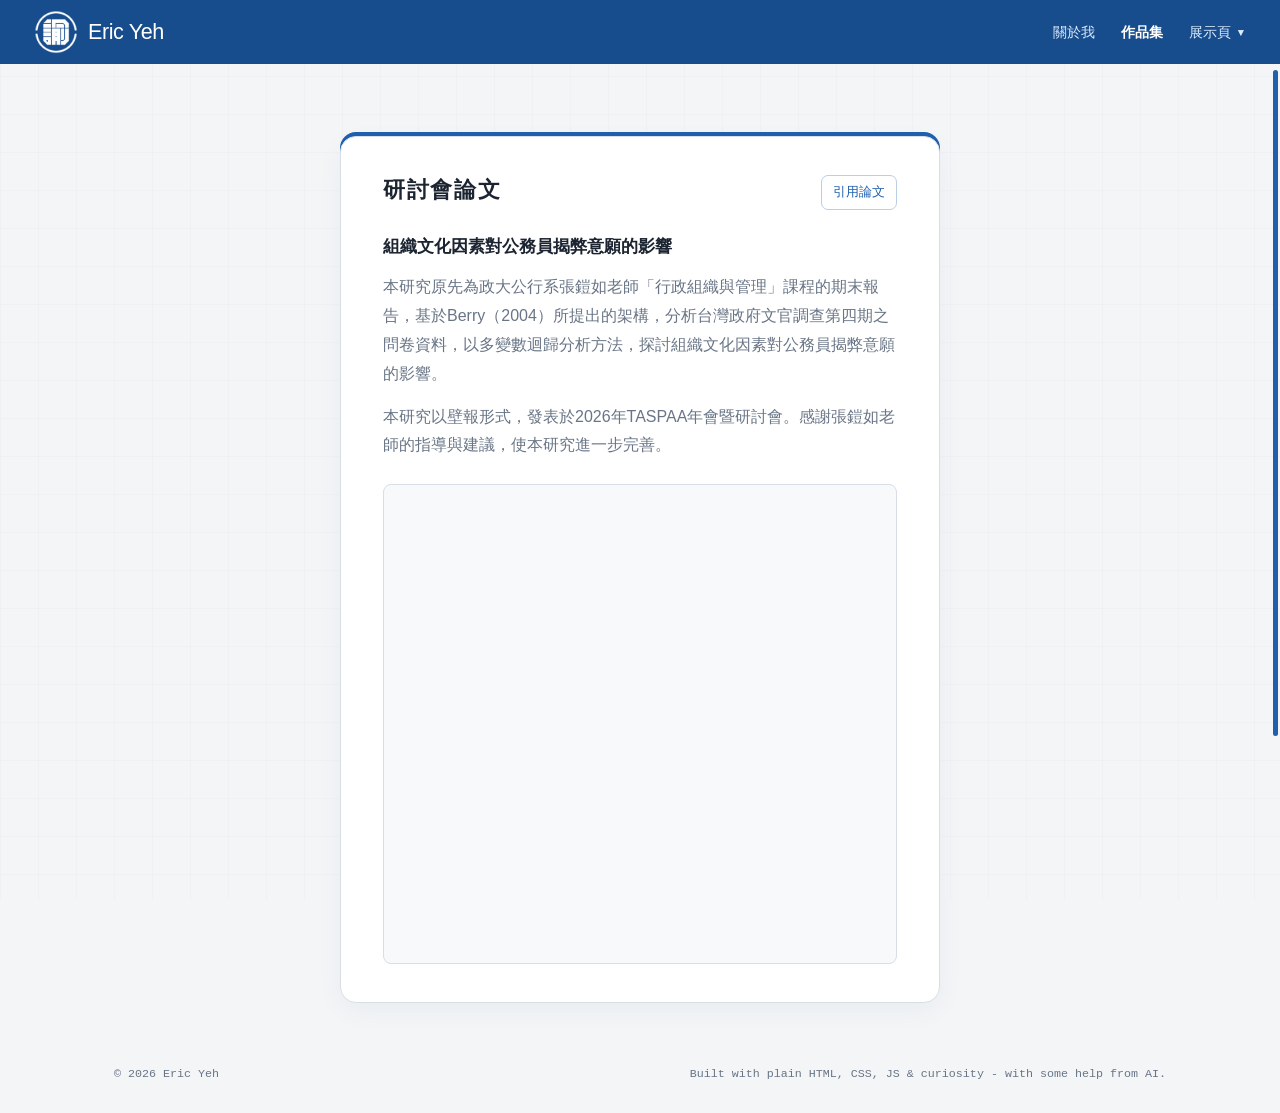
<file: works/index.html>
<!doctype html>
<html lang="zh-Hant">
    <head>
        <meta charset="utf-8">
        <meta name="viewport" content="width=device-width,initial-scale=1">
        <title>作品集｜Eric Yeh</title>
        <link rel="icon" href="../image/mark.ico">
        <link rel="stylesheet" href="../styles.css">
        <script src="../nav.js" defer></script>
        <script src="../scrollbar.js" defer></script>
    </head>
    <body>
        <main class="shell blank-shell">
            <nav class="nav">
                <a class="brand" href="/">首頁<span>.</span></a>
                <div class="nav-links">
                    <a href="/about/">關於我</a>
                    <a href="/works/" aria-current="page">作品集</a>
                    <details class="research-menu">
                        <summary>研究 <span>⌄</span></summary>
                        <div class="research-dropdown">
                            <a href="/digitaltwinsample/">本機數位分身模擬演示</a>
                        </div>
                    </details>
                </div>
            </nav>
            <section class="content-card">
                <div class="content-card-heading">
                    <h1>研討會論文</h1>
                    <button class="cite-button" type="button" id="cite-button">引用論文</button>
                </div>
                <h2>組織文化因素對公務員揭弊意願的影響</h2>
                <p>本研究原先為政大公行系張鎧如老師「行政組織與管理」課程的期末報告，基於Berry（2004）所提出的架構，分析台灣政府文官調查第四期之問卷資料，以多變數迴歸分析方法，探討組織文化因素對公務員揭弊意願的影響。</p>
                <p>本研究以壁報形式，發表於2026年TASPAA年會暨研討會。感謝張鎧如老師的指導與建議，使本研究進一步完善。</p>
                <iframe class="pdf-embed" title="組織文化因素對公務員揭弊意願的影響" src="https://drive.google.com/file/d/1PO6rWYiLVIHBIiTyqXqx9d4-GJDh6al_/preview" allow="autoplay"></iframe>
                <a class="pdf-mobile-link" href="https://drive.google.com/file/d/1PO6rWYiLVIHBIiTyqXqx9d4-GJDh6al_/view?usp=sharing" target="_blank" rel="noopener">開啟完整論文 ↗</a>
            </section>
            <footer>
                <span>© <span id="year"></span> Eric Yeh</span>
                <span>Built with plain HTML, CSS, JS &amp; curiosity - with some help from AI.</span>
            </footer>
        </main>
        <script>document.getElementById('year').textContent=new Date().getFullYear();const citation='葉宗諭（2026）。組織文化因素對公務員揭弊意願的影響［壁報發表］。2026年台灣公共行政與公共事務系所聯合會年會暨國際學術研討會，5月22-23日，臺北。';document.getElementById('cite-button').addEventListener('click',async()=>{const button=document.getElementById('cite-button');try{await navigator.clipboard.writeText(citation);button.textContent='已複製';setTimeout(()=>button.textContent='引用論文',1600)}catch{button.textContent='複製失敗'}});</script>
    </body>
</html>
</file>
<file: styles.css>
:root { --ink:#1b2430; --text:#4b5563; --muted:#697586; --line:#d8dee6; --blue:#1f5fae; --nav-blue:#174d8d; --card:#fff; }
* { box-sizing:border-box; }
html { scroll-behavior:smooth; overflow-x:clip; scrollbar-width:none; }
html::-webkit-scrollbar { display:none; }
body { margin:0; min-height:100vh; overflow-x:clip; color:var(--ink); background:#f3f5f7; font-family:"Noto Sans TC",Arial,sans-serif; }
body::before { content:""; position:fixed; inset:0; pointer-events:none; opacity:.42; background-image:linear-gradient(rgba(48,76,110,.045) 1px,transparent 1px),linear-gradient(90deg,rgba(48,76,110,.045) 1px,transparent 1px); background-size:38px 38px; }
.shell { position:relative; max-width:1120px; min-height:100vh; margin:0 auto; padding:0 34px 28px; display:flex; flex-direction:column; }
.nav { position:sticky; z-index:30; top:0; min-height:64px; margin:0 calc(50% - 50vw); padding:0 34px; display:flex; align-items:center; justify-content:space-between; background:var(--nav-blue); }
.brand { display:inline-flex; align-items:center; gap:5px; color:#fff; text-decoration:none; font-size:0; }
.brand::before { content:""; width:44px; height:44px; display:block; background:url("image/mark_white.png") center / contain no-repeat; }
.brand::after { content:"Eric Yeh"; color:#fff; font:500 1.35rem/1 "Noto Sans TC",Arial,sans-serif; letter-spacing:-.02em; white-space:nowrap; }
.brand span { display:none; }
.nav-link,.text-link { color:#315f94; text-decoration:none; font-size:.9rem; }
.nav .nav-link { color:#dcecff; }.nav .nav-link:hover { color:#fff; }.text-link:hover { color:var(--blue); }
.nav-links { display:flex; align-items:center; gap:26px; font-size:.9rem; }
.menu-toggle { display:none; }
.nav-links > a, .research-menu summary { color:#dcecff; text-decoration:none; cursor:pointer; white-space:nowrap; }
.nav-links > a:hover, .research-menu summary:hover { color:#fff; }
.nav-links > a[aria-current="page"] { color:#fff; font-weight:600; }
.research-menu { position:static; }
.research-menu summary { list-style:none; font-size:0; }
.research-menu summary::-webkit-details-marker { display:none; }
.research-menu summary::before { content:"展示頁"; font-size:.9rem; }
.research-menu summary::after { content:"▼"; display:inline-block; margin-left:5px; font-size:.65rem; vertical-align:1px; transform:rotate(0deg); transition:transform .2s ease; }
.research-menu.is-open summary::after { transform:rotate(180deg); }
.research-menu summary span { display:none; }
.research-dropdown { position:absolute; z-index:10; top:100%; right:34px; min-width:190px; padding:7px; visibility:hidden; opacity:0; transform:translate3d(0,-8px,0); transform-origin:top right; backface-visibility:hidden; will-change:transform,opacity; pointer-events:none; background:#fff; border:1px solid var(--line); border-radius:0 0 9px 9px; box-shadow:0 12px 26px rgba(20,43,74,.16); transition:opacity .2s cubic-bezier(.2,.7,.2,1),transform .2s cubic-bezier(.2,.7,.2,1),visibility 0s linear .2s; }
.research-menu.is-open .research-dropdown { visibility:visible; opacity:1; transform:translate3d(0,0,0); pointer-events:auto; transition-delay:0s; }
.research-dropdown a { display:block; padding:10px 12px; color:var(--ink); text-decoration:none; font-size:.88rem; white-space:nowrap; border-radius:6px; }
.research-dropdown a:hover { color:var(--blue); background:#eef5fe; }
.blank-shell { min-height:100vh; }
.hero { max-width:780px; padding:18vh 0 11vh; }
.eyebrow,.card-kicker { color:var(--blue); font:500 .72rem "DM Mono",monospace; letter-spacing:.12em; }
.hero h1 { margin:15px 0 12px; font-size:clamp(3.7rem,11vw,7.5rem); letter-spacing:-.075em; line-height:.95; }
.lede { max-width:660px; margin:0; color:var(--text); font-size:clamp(1.05rem,2.4vw,1.35rem); line-height:1.9; }
.actions { margin-top:34px; }.button { display:inline-flex; align-items:center; gap:20px; padding:13px 17px; color:#fff; background:var(--blue); border:1px solid var(--blue); text-decoration:none; font-size:.93rem; transition:.2s; }.button:hover { background:var(--nav-blue); border-color:var(--nav-blue); transform:translateY(-2px); }
.grid { display:grid; grid-template-columns:1.35fr .85fr; gap:16px; }.card { padding:28px; background:var(--card); border:1px solid var(--line); }.card h2 { margin:10px 0; font-size:1.7rem; }.card p { color:var(--text); line-height:1.85; }.feature .text-link { display:inline-block; margin-top:14px; }.note { display:flex; flex-direction:column; justify-content:space-between; }.note blockquote { margin:20px 0; color:#263342; font-size:1.25rem; line-height:1.65; }.fine { color:var(--muted)!important; font:400 .77rem "DM Mono",monospace; }
footer { margin-top:auto; padding:64px 0 4px; display:flex; justify-content:space-between; gap:16px; color:var(--muted); font:400 .73rem monospace; }

.page-scrollbar { --scrollbar-edge-gap:6px; position:fixed; z-index:50; top:0; right:1px; bottom:0; width:8px; pointer-events:none; }
.page-scrollbar[hidden] { display:none; }
.page-scrollbar-thumb { position:absolute; top:var(--scrollbar-edge-gap); right:1px; width:5px; min-height:32px; border-radius:999px; background:var(--blue); pointer-events:auto; cursor:grab; touch-action:none; }
.page-scrollbar-thumb.is-dragging { cursor:grabbing; }

.profile-shell { padding-bottom:28px; }
.profile-card, .resume-card, .content-card {
  width:100%;
  max-width:600px;
  margin:32px auto 0;
  padding:38px 42px;
  background:var(--card);
  border:1px solid var(--line);
  border-radius:16px;
  box-shadow:0 -4px 0 var(--blue), 0 8px 28px rgba(31,55,82,.045);
}
.profile-card { min-height:244px; margin-top:72px; padding-top:42px; padding-bottom:48px; border-top:4px solid var(--blue); text-align:center; display:flex; flex-direction:column; align-items:center; justify-content:center; }
.profile-photo { width:118px; height:118px; margin:0 0 22px; display:block; object-fit:cover; border:2px solid #111827; border-radius:50%; }
.content-card .profile-photo { margin-right:auto; margin-left:auto; }
.profile-name { margin:0; color:var(--ink); font-size:clamp(2rem,5vw,3.15rem); font-weight:700; letter-spacing:.04em; line-height:1.22; }
.profile-english { margin:8px 0 18px; color:var(--blue); font:500 1.1rem "DM Mono",monospace; letter-spacing:.01em; }
.profile-role { margin:0; color:var(--text); font-size:1.05rem; line-height:1.8; }
.resume-card h1 { margin:0 0 30px; color:var(--ink); font-size:1.35rem; letter-spacing:.08em; }
.timeline { --axis:120px; position:relative; margin:0; padding:0; list-style:none; }
.timeline::before { content:""; position:absolute; top:9px; bottom:9px; left:var(--axis); width:1px; transform:translateX(-50%); background:#c9d7e8; }
.timeline li { position:relative; display:grid; grid-template-columns:100px 1fr; column-gap:38px; padding:0 0 30px; }
.timeline li:last-child { padding-bottom:0; }
.timeline time { color:var(--blue); font:500 .82rem "DM Mono",monospace; line-height:1.65; white-space:nowrap; }
.timeline li::after { content:""; position:absolute; top:7px; left:var(--axis); width:11px; height:11px; border:2px solid var(--blue); border-radius:50%; transform:translateX(-50%); background:#fff; }
.timeline p { margin:0; color:var(--text); font-size:1rem; line-height:1.8; }
.content-card { margin-top:72px; }
.content-card h1 { margin:0 0 22px; color:var(--ink); font-size:1.35rem; letter-spacing:.08em; }
.content-card-heading { display:flex; align-items:flex-start; justify-content:space-between; gap:16px; margin-bottom:22px; }
.content-card-heading h1 { margin:0; }
.cite-button { flex:0 0 auto; padding:8px 11px; color:var(--blue); background:#fff; border:1px solid #b9cee7; border-radius:7px; font:500 .8rem "Noto Sans TC",Arial,sans-serif; cursor:pointer; transition:.2s; }
.cite-button:hover { color:#fff; background:var(--blue); border-color:var(--blue); }
.content-card h2 { margin:0 0 12px; color:var(--ink); font-size:1.08rem; font-weight:600; line-height:1.7; }
.content-card p { margin:0; color:var(--muted); font-size:1rem; line-height:1.8; }
.blank-shell .content-card p + p { margin-top:14px; }
.about-social-links { margin-top:24px; display:flex; justify-content:center; align-items:center; gap:18px; }
.about-social-links a { width:36px; height:36px; display:grid; place-items:center; color:var(--muted); text-decoration:none; transition:color .2s ease; }
.about-social-links a:hover { color:var(--blue); }
.about-social-links svg { width:25px; height:25px; display:block; fill:currentColor; }
.pdf-embed { width:100%; height:480px; margin-top:24px; display:block; border:1px solid var(--line); border-radius:8px; background:#f7f9fb; }
.pdf-mobile-link { display:none; }
@media(max-width:650px) { .shell { padding:0 20px 22px; }.nav { min-height:64px; margin:0 calc(50% - 50vw); padding:10px 20px; align-items:center; }.menu-toggle { width:38px; height:38px; padding:8px; display:flex; flex-direction:column; justify-content:center; gap:5px; border:0; border-radius:6px; background:transparent; cursor:pointer; }.menu-toggle span { width:22px; height:2px; display:block; backface-visibility:hidden; will-change:transform,opacity; background:#fff; transition:.2s; }.menu-toggle.is-open span:nth-child(1) { transform:translateY(7px) rotate(45deg); }.menu-toggle.is-open span:nth-child(2) { opacity:0; }.menu-toggle.is-open span:nth-child(3) { transform:translateY(-7px) rotate(-45deg); }.nav-links { display:flex; position:absolute; z-index:20; top:100%; right:0; left:0; padding:8px 20px 14px; visibility:hidden; opacity:0; transform:translate3d(0,-8px,0); backface-visibility:hidden; will-change:transform,opacity; pointer-events:none; flex-direction:column; align-items:stretch; gap:0; background:var(--nav-blue); box-shadow:0 10px 20px rgba(15,39,71,.18); font-size:.92rem; text-align:left; transition:opacity .2s cubic-bezier(.2,.7,.2,1),transform .2s cubic-bezier(.2,.7,.2,1),visibility 0s linear .2s; }.nav-links.is-open { visibility:visible; opacity:1; transform:translate3d(0,0,0); pointer-events:auto; transition-delay:0s; }.nav-links > a, .research-menu summary { padding:12px 0; text-align:left; }.research-menu { width:100%; }.research-dropdown { position:static; min-width:0; margin:0 0 6px; transform:translate3d(0,-6px,0); transform-origin:top; box-shadow:none; border:0; border-radius:0; background:#123e72; }.research-menu.is-open .research-dropdown { transform:translate3d(0,0,0); }.research-dropdown a { padding:10px 13px; color:#e6f0ff; text-align:left; }.research-dropdown a:hover { color:#fff; background:#0f3561; }.hero { padding:15vh 0 9vh; }.grid { grid-template-columns:1fr; }.nav-link { font-size:.8rem; } footer { padding-top:42px; flex-direction:column; }.card { padding:22px; } .profile-card,.resume-card { margin-top:20px; padding:28px 24px; border-radius:12px; }.profile-card { margin-top:42px; }.timeline { --axis:95px; }.timeline li { grid-template-columns:80px 1fr; column-gap:34px; }.pdf-embed { display:block; height:300px; }.pdf-mobile-link { display:none; } }

@media(prefers-reduced-motion:reduce) { .nav-links,.research-dropdown,.menu-toggle span,.research-menu summary::after { transition:none; } }
</file>
<file: digitaltwinsample/twin.css>
:root {
    --paper: #fff;
    --ink: #1b2430;
    --muted: #596779;
    --blue: #1f5fae;
    --line: #d8dee6;
}

.twin-demo {
    max-width: 860px;
    margin: auto;
    padding: 72px 28px;
    color: var(--ink);
    font-family: "Noto Sans TC", Arial, sans-serif;
}

.demo-hero {
    padding: 22px 0 64px;
    border-bottom: 1px solid var(--line);
}

.demo-hero p,
.step-no {
    color: var(--blue);
    font: 500 .75rem "DM Mono", monospace;
    letter-spacing: .12em;
}

.demo-hero h1 {
    margin: 14px 0;
    font-size: clamp(2.25rem, 6vw, 4rem);
    letter-spacing: -.05em;
}

.demo-title-highlight {
    color: var(--blue);
}

.demo-hero div {
    color: var(--muted);
    font-size: 1.15rem;
    line-height: 1.8;
}

.twin-demo section {
    position: relative;
    padding: 25px 0 0;
}

.twin-demo h2 {
    margin: 8px 0 18px;
    font-size: 1.65rem;
}

.twin-demo h3 {
    margin: 25px 0 10px;
    font-size: 1rem;
}

.twin-demo p {
    color: var(--muted);
    line-height: 1.9;
}

.specs,
.two {
    display: grid;
    grid-template-columns: repeat(3, 1fr);
    gap: 12px;
}

.specs article,
.two article,
.result {
    padding: 20px;
    border: 1px solid var(--line);
    border-radius: 12px;
    background: var(--paper);
    box-shadow: 0 -3px 0 var(--blue);
}

.specs b {
    display: block;
    color: var(--blue);
    font: .7rem "DM Mono", monospace;
}

.specs strong {
    display: block;
    margin: 12px 0 4px;
    font-size: 1.1rem;
}

.specs small {
    color: var(--muted);
}

.walkthrough {
    margin: 22px 0;
    padding: 0;
    list-style: none;
    counter-reset: item;
}

.walkthrough li {
    display: grid;
    grid-template-columns: 190px 1fr;
    gap: 14px;
    padding: 14px 0;
    border-bottom: 1px solid var(--line);
}

.code-details summary {
    display: inline-flex;
    align-items: center;
    cursor: pointer;
    list-style: none;
}

.code-details summary::-webkit-details-marker {
    display: none;
}

.code-details summary::before {
    content: "▶";
    display: inline-block;
    margin-right: 7px;
    font-size: .7em;
    transform: rotate(0deg);
    transition: transform .3s ease;
}

.code-details.is-open summary::before {
    transform: rotate(90deg);
}

.code-details-content {
    display: grid;
    grid-template-rows: 0fr;
    opacity: 0;
    transition: grid-template-rows .3s ease, opacity .3s ease;
}

.code-details.is-open .code-details-content {
    grid-template-rows: 1fr;
    opacity: 1;
}

.code-details-inner {
    min-height: 0;
    overflow: hidden;
}

code,
pre {
    font-family: "DM Mono", monospace;
}

code {
    color: #16477d;
}

pre {
    overflow: auto;
    margin: 20px 0;
    padding: 18px;
    background: #0d2445;
    color: #e6f0ff;
    border-radius: 10px;
    font-size: .78rem;
    line-height: 1.7;
}

pre code {
    color: inherit;
}

.table-wrap {
    overflow: auto;
    border: 1px solid var(--line);
    border-radius: 10px;
}

table {
    width: 100%;
    border-collapse: collapse;
    font-size: .9rem;
}

th,
td {
    padding: 12px;
    text-align: left;
    border-bottom: 1px solid var(--line);
}

th {
    color: var(--blue);
    background: #f3f7fc;
}

blockquote {
    margin: 18px 0;
    padding: 18px;
    border-left: 3px solid var(--blue);
    background: #edf4fc;
    color: #33465e;
    line-height: 1.8;
}

.result {
    margin-top: 20px;
}

.result b {
    color: var(--blue);
}

.two {
    grid-template-columns: 1fr 1fr;
}

.twin-demo footer {
    position: relative;
    left: 50%;
    width: calc(100vw - 68px);
    max-width: 1052px;
    padding-bottom: 32px;
    transform: translateX(-50%);
}

@media (max-width: 620px) {
    .twin-demo {
        padding: 48px 20px;
    }

    .demo-hero {
        padding-bottom: 42px;
    }

    .demo-title-tail {
        display: block;
    }

    .specs,
    .two {
        grid-template-columns: 1fr;
    }

    .walkthrough li {
        grid-template-columns: 1fr;
    }

    .walkthrough code {
        font-size: .75rem;
    }

    .twin-demo section {
        padding-top: 40px;
    }

}

@media (max-width: 650px) {
    .twin-demo footer {
        width: calc(100vw - 40px);
        padding-bottom: 26px;
    }
}

.research-questions {
    color: var(--muted);
}

.research-questions li {
    margin-bottom: 12px;
}

.research-figure {
    margin: 28px 0 0;
}

.research-figure img {
    display: block;
    width: 100%;
    height: auto;
    border: 1px solid #000;
}

.research-figure figcaption {
    margin-top: 10px;
    color: var(--muted);
    font-size: .85rem;
    line-height: 1.6;
    text-align: center;
}

.tips {
    color: var(--muted);
}

.tips li {
    margin-bottom: 12px;
}

.references {
    margin-bottom: 0;
    color: var(--muted);
}

.references li {
    margin-bottom: 12px;
    font-size: .85rem;
}

.references li:last-child {
    margin-bottom: 0;
}

.twin-demo {
    padding-top: 36px;
    padding-bottom: 0;
}

.demo-hero {
    padding-top: 12px;
    padding-bottom: 42px;
}

.restored {
    position: relative;
    padding: 52px 0 0;
}

.restored h2 {
    margin: 8px 0 18px;
    font-size: 1.65rem;
}

.restored p {
    color: var(--muted);
    line-height: 1.9;
}

@media (prefers-reduced-motion: reduce) {
    .code-details summary::before,
    .code-details-content {
        transition: none;
    }
}
</file>
